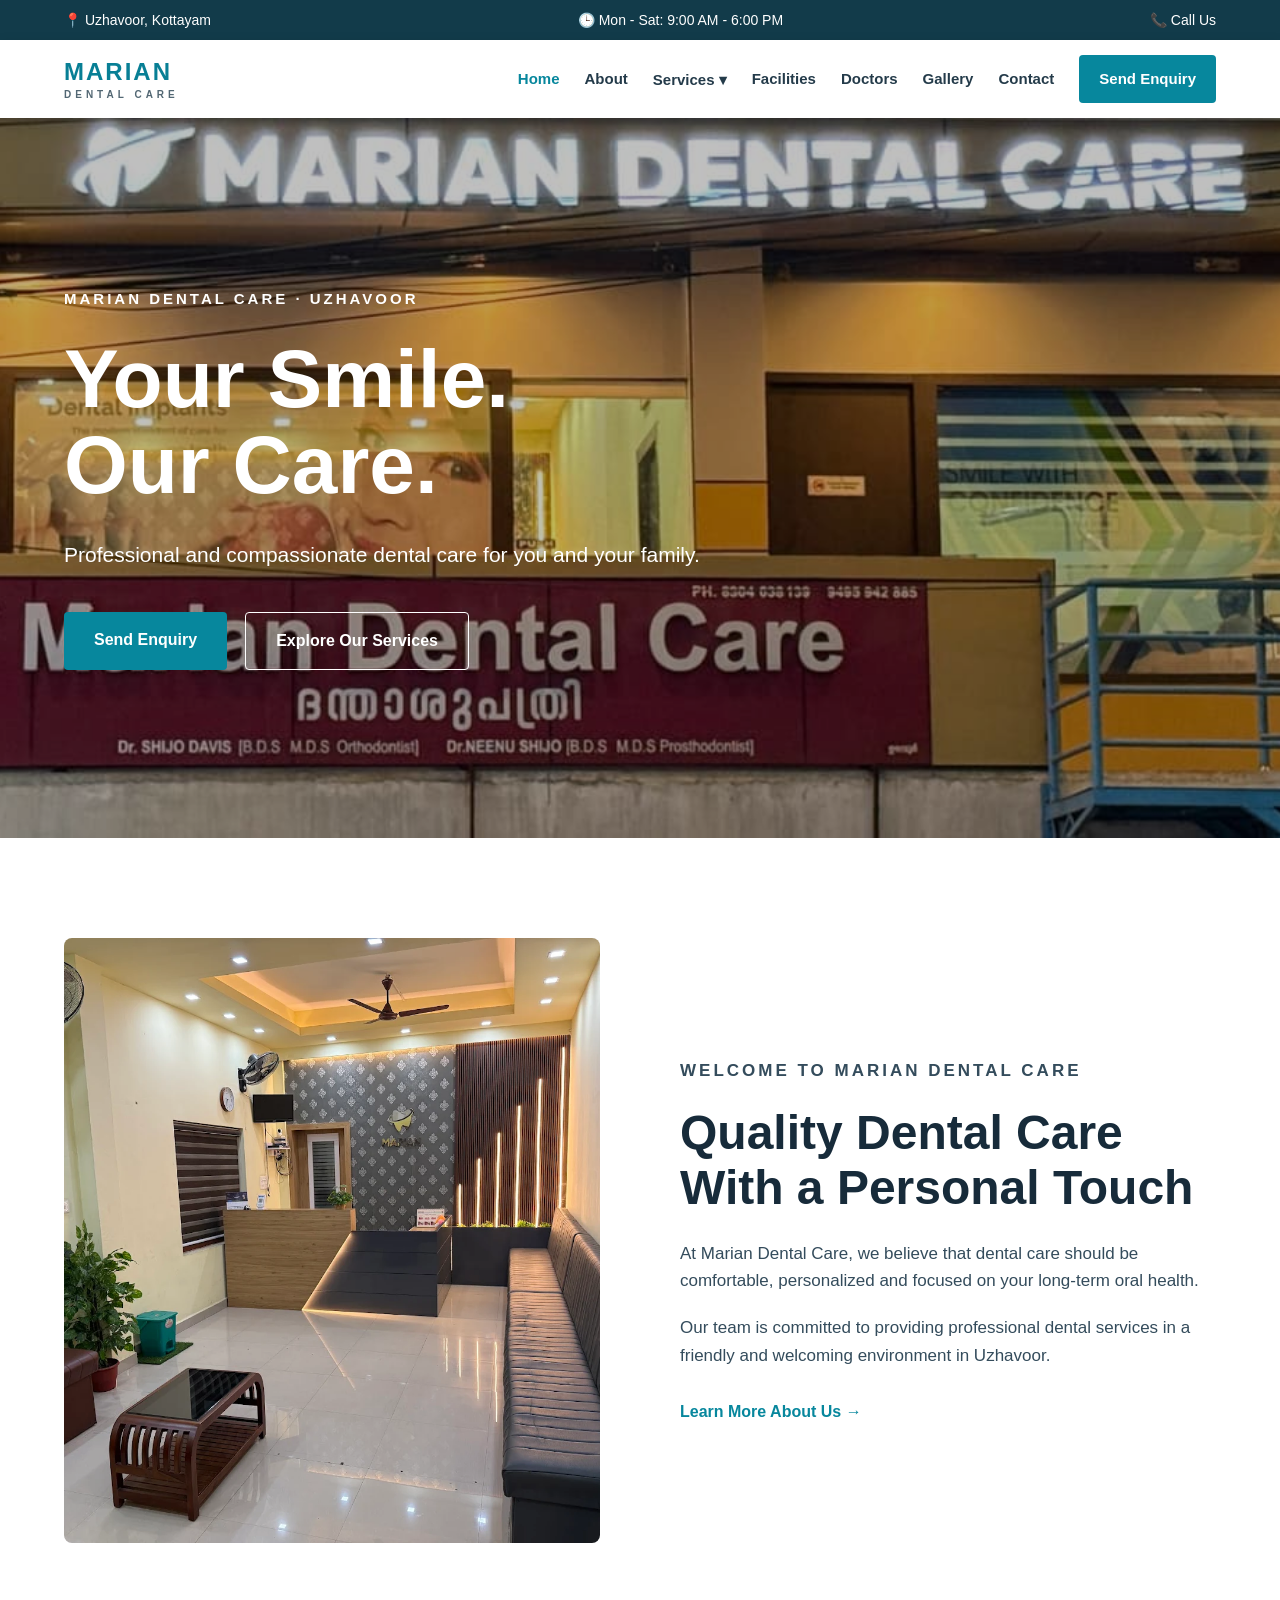
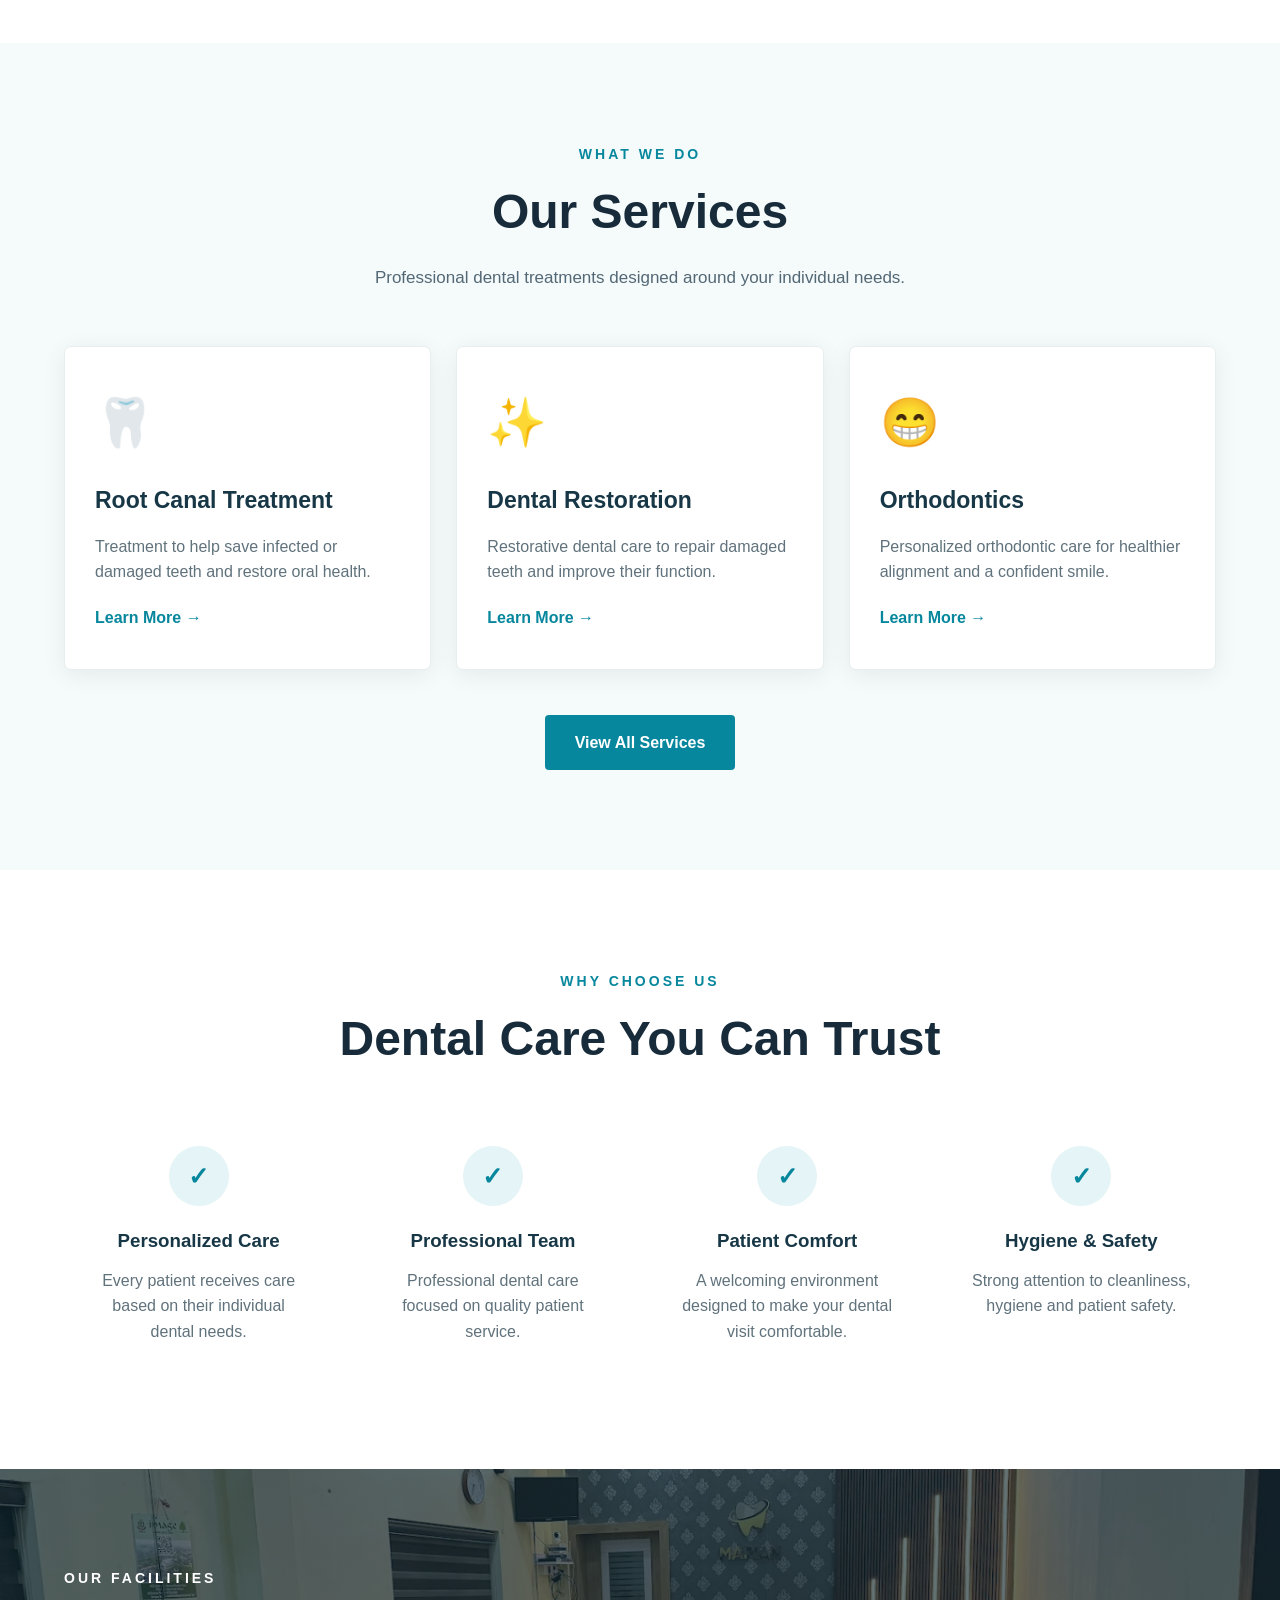
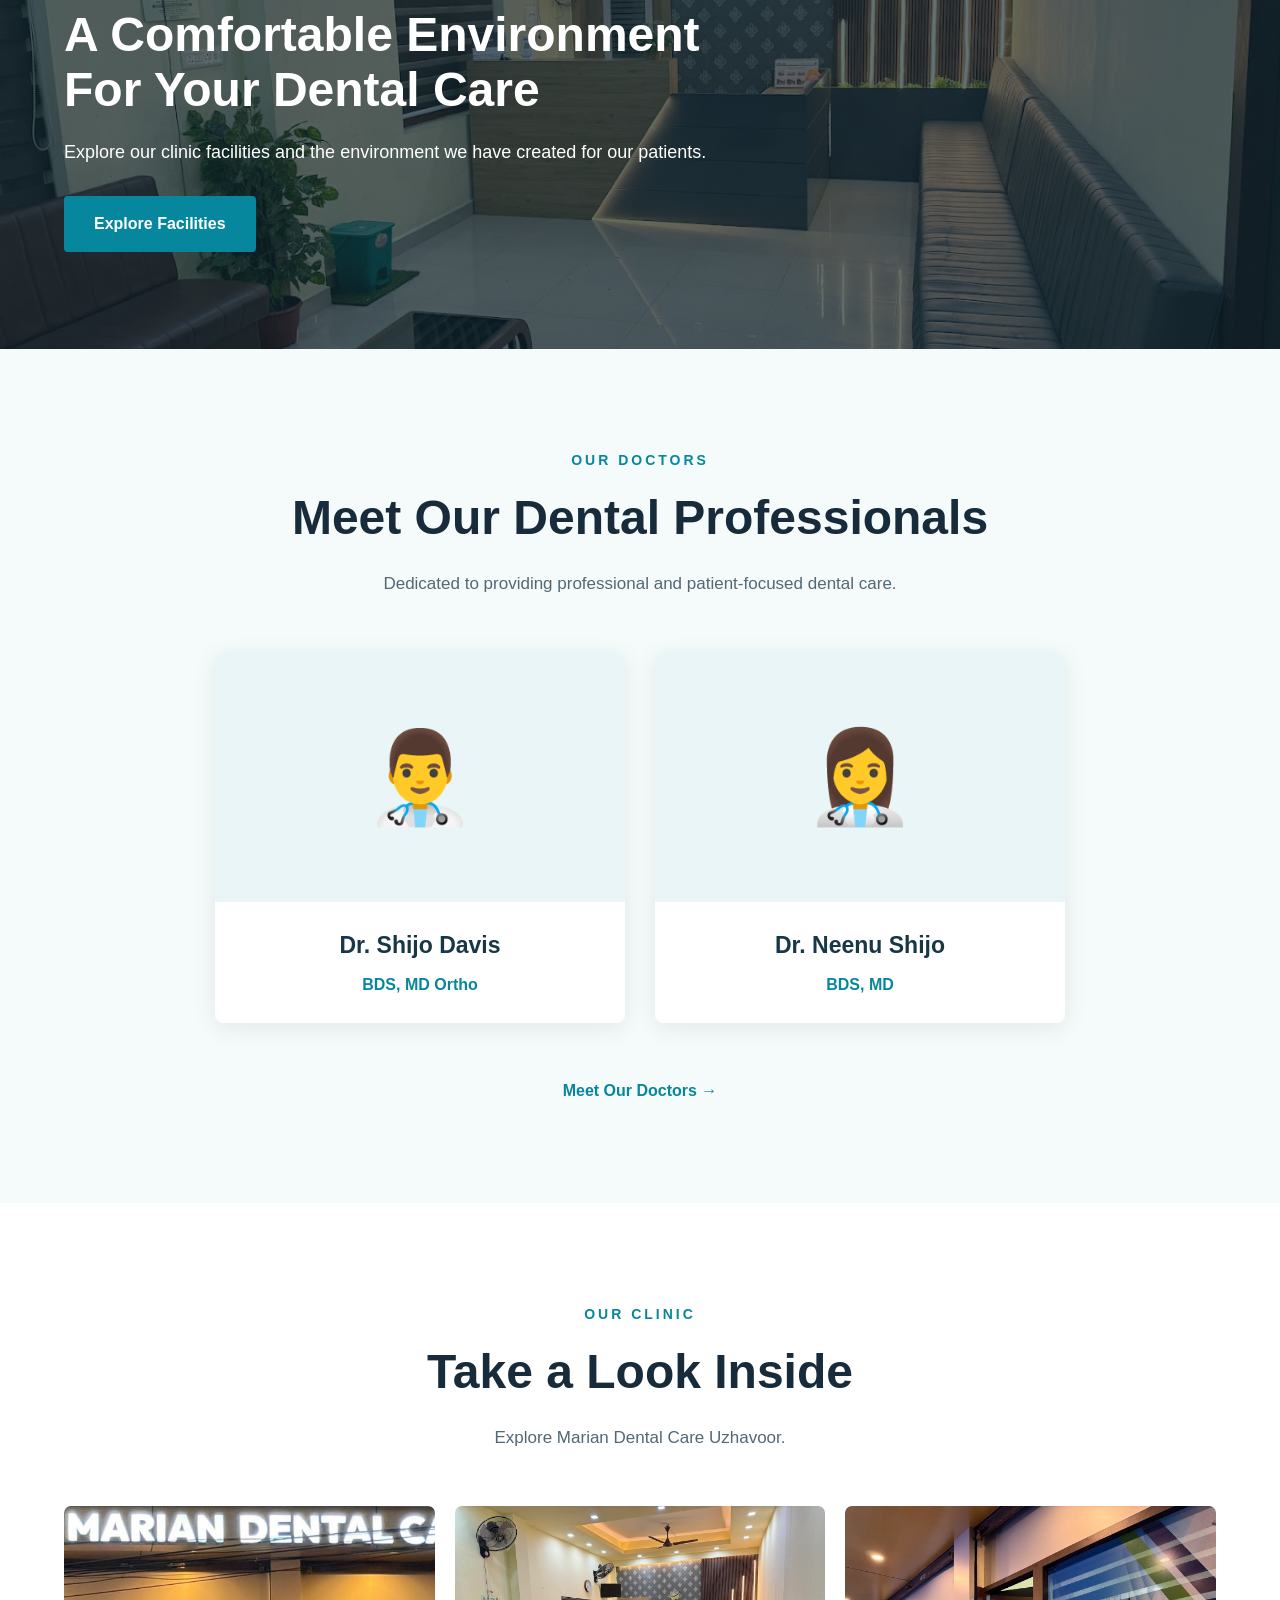
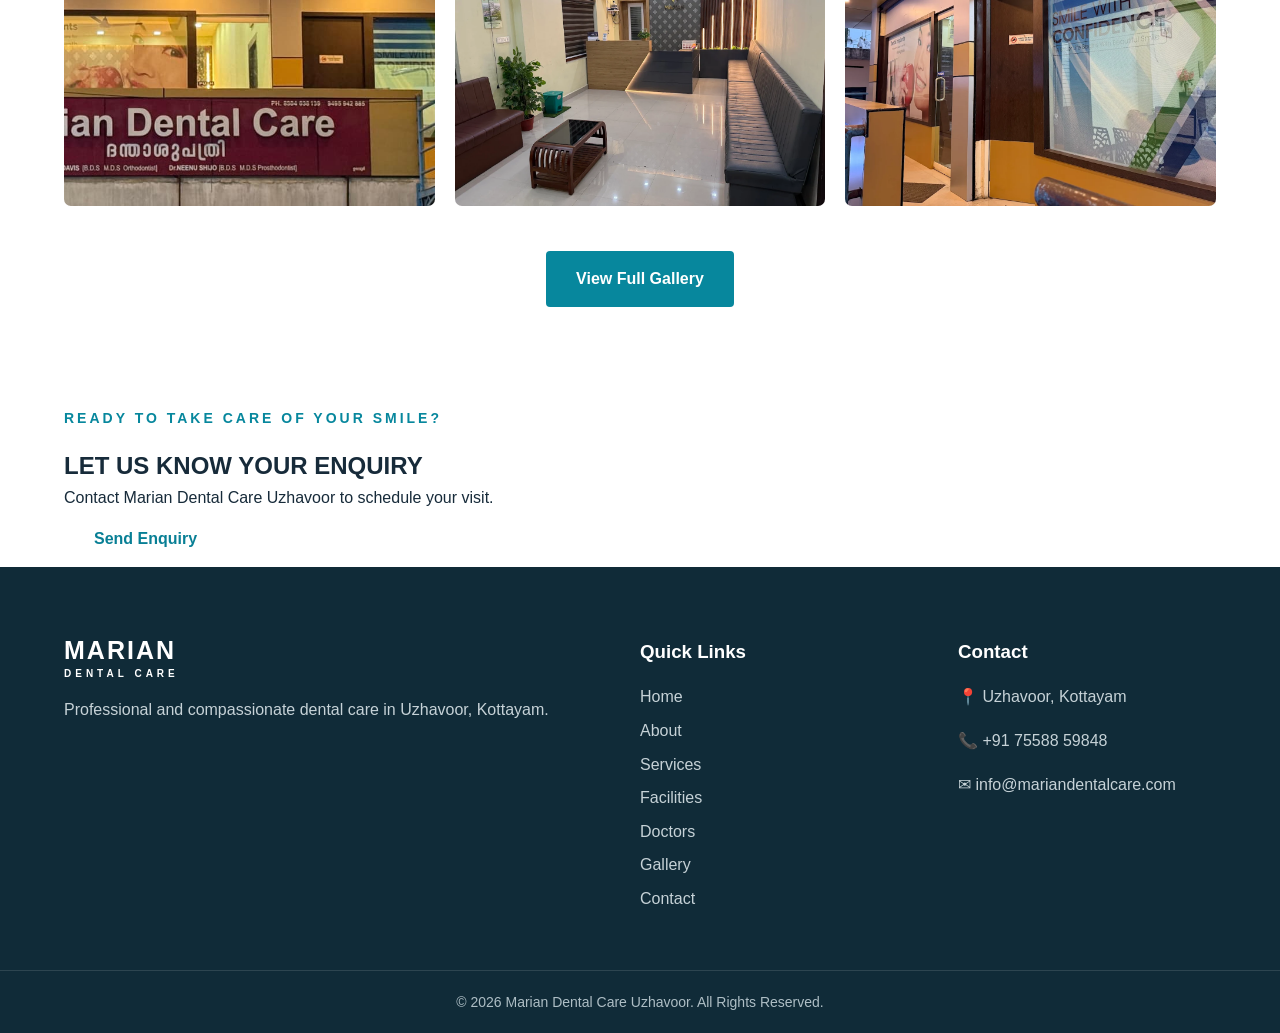
<file: index.html>
<!DOCTYPE html>
<html lang="en">

<head>

<meta charset="UTF-8">

<meta name="viewport"
      content="width=device-width, initial-scale=1.0">

<title>
    Marian Dental Care Uzhavoor | Dental Clinic
</title>

<meta name="description"
      content="Marian Dental Care Uzhavoor provides professional and personalized dental care in Uzhavoor, Kottayam.">

<link rel="stylesheet" href="style.css">

</head>


<body>


<!-- =====================================================
     TOP BAR
===================================================== -->

<div class="top-bar">

    <div class="container top-bar-content">

        <span>
            📍 Uzhavoor, Kottayam
        </span>

        <span>
            🕒 Mon - Sat: 9:00 AM - 6:00 PM
        </span>

        <a href="tel:+917558859848">
            📞 Call Us
        </a>

    </div>

</div>



<!-- =====================================================
     NAVIGATION
===================================================== -->

<header class="header">

    <div class="container nav-container">


        <!-- LOGO -->

        <a href="index.html" class="logo">

            <span>
                MARIAN
            </span>

            <small>
                DENTAL CARE
            </small>

        </a>



        <!-- MOBILE MENU -->

        <button
            class="menu-toggle"
            id="menuToggle"
            aria-label="Open navigation menu">

            ☰

        </button>



        <!-- NAVIGATION -->

        <nav class="navbar" id="navbar">


            <a href="index.html" class="active">
                Home
            </a>


            <a href="about.html">
                About
            </a>



            <!-- SERVICES -->

            <div class="nav-dropdown">

                <a href="service.html">
                    Services ▾
                </a>


                <div class="dropdown-menu">

                    <a href="root-canal.html">
                        Root Canal Treatment
                    </a>

                    <a href="dental-restoration.html">
                        Dental Restoration
                    </a>

                    <a href="orthodontics.html">
                        Orthodontics
                    </a>

                </div>

            </div>



            <a href="facilities.html">
                Facilities
            </a>


            <a href="doctors.html">
                Doctors
            </a>


            <a href="gallery.html">
                Gallery
            </a>


            <a href="contact.html">
                Contact
            </a>


            <a href="contact.html#enquiryForm"
               class="appointment-btn">

                Send Enquiry

            </a>


        </nav>

    </div>

</header>



<!-- =====================================================
     HERO SECTION

     CLINIC EXTERIOR IMAGE
===================================================== -->

<section class="hero"
         style="background-image: url('images/clinic-exterior.jpeg');">


    <div class="hero-overlay"></div>


    <div class="container hero-content">


        <p class="hero-small">

            MARIAN DENTAL CARE · UZHAVOOR

        </p>


        <h1>

            Your Smile.<br>
            Our Care.

        </h1>


        <p class="hero-text">

            Professional and compassionate dental care
            for you and your family.

        </p>


        <div class="hero-buttons">


            <a href="contact.html#enquiryForm"
               class="btn primary-btn">

                Send Enquiry

            </a>


            <a href="service.html"
               class="btn secondary-btn">

                Explore Our Services

            </a>


        </div>

    </div>

</section>



<!-- =====================================================
     ABOUT / WELCOME

     RECEPTION IMAGE
===================================================== -->

<section class="section">


    <div class="container two-column">


        <!-- RECEPTION IMAGE -->

        <div class="image-box">

            <img
                src="images/reception.webp"
                alt="Marian Dental Care Reception">

        </div>



        <!-- CONTENT -->

        <div class="content-box">


            <p class="section-label">

                WELCOME TO MARIAN DENTAL CARE

            </p>


            <h2>

                Quality Dental Care
                With a Personal Touch

            </h2>


            <p>

                At Marian Dental Care, we believe that
                dental care should be comfortable,
                personalized and focused on your
                long-term oral health.

            </p>


            <p>

                Our team is committed to providing
                professional dental services in a
                friendly and welcoming environment
                in Uzhavoor.

            </p>


            <a href="about.html"
               class="text-link">

                Learn More About Us →

            </a>

        </div>

    </div>

</section>



<!-- =====================================================
     OUR SERVICES
===================================================== -->

<section class="section light-section">


    <div class="container">


        <div class="section-heading">


            <p class="section-label">

                WHAT WE DO

            </p>


            <h2>

                Our Services

            </h2>


            <p>

                Professional dental treatments
                designed around your individual needs.

            </p>

        </div>



        <div class="cards">


            <!-- ROOT CANAL -->

            <a href="root-canal.html"
               class="service-card">


                <div class="service-icon">

                    🦷

                </div>


                <h3>

                    Root Canal Treatment

                </h3>


                <p>

                    Treatment to help save infected
                    or damaged teeth and restore
                    oral health.

                </p>


                <span>

                    Learn More →

                </span>


            </a>



            <!-- DENTAL RESTORATION -->

            <a href="dental-restoration.html"
               class="service-card">


                <div class="service-icon">

                    ✨

                </div>


                <h3>

                    Dental Restoration

                </h3>


                <p>

                    Restorative dental care to repair
                    damaged teeth and improve
                    their function.

                </p>


                <span>

                    Learn More →

                </span>


            </a>



            <!-- ORTHODONTICS -->

            <a href="orthodontics.html"
               class="service-card">


                <div class="service-icon">

                    😁

                </div>


                <h3>

                    Orthodontics

                </h3>


                <p>

                    Personalized orthodontic care
                    for healthier alignment and
                    a confident smile.

                </p>


                <span>

                    Learn More →

                </span>


            </a>


        </div>



        <!-- VIEW ALL SERVICES -->

        <div class="center-button">


            <a href="service.html"
               class="btn primary-btn">

                View All Services

            </a>


        </div>

    </div>

</section>



<!-- =====================================================
     WHY CHOOSE US
===================================================== -->

<section class="section">


    <div class="container">


        <div class="section-heading">


            <p class="section-label">

                WHY CHOOSE US

            </p>


            <h2>

                Dental Care You Can Trust

            </h2>


        </div>



        <div class="features">


            <div class="feature">


                <div class="feature-icon">

                    ✓

                </div>


                <h3>

                    Personalized Care

                </h3>


                <p>

                    Every patient receives care
                    based on their individual
                    dental needs.

                </p>


            </div>



            <div class="feature">


                <div class="feature-icon">

                    ✓

                </div>


                <h3>

                    Professional Team

                </h3>


                <p>

                    Professional dental care
                    focused on quality
                    patient service.

                </p>


            </div>



            <div class="feature">


                <div class="feature-icon">

                    ✓

                </div>


                <h3>

                    Patient Comfort

                </h3>


                <p>

                    A welcoming environment
                    designed to make your
                    dental visit comfortable.

                </p>


            </div>



            <div class="feature">


                <div class="feature-icon">

                    ✓

                </div>


                <h3>

                    Hygiene & Safety

                </h3>


                <p>

                    Strong attention to
                    cleanliness, hygiene
                    and patient safety.

                </p>


            </div>


        </div>

    </div>

</section>



<!-- =====================================================
     FACILITIES PREVIEW
===================================================== -->

<section class="facility-preview">


    <div class="container facility-content">


        <div>


            <p class="section-label">

                OUR FACILITIES

            </p>


            <h2>

                A Comfortable Environment
                For Your Dental Care

            </h2>


            <p>

                Explore our clinic facilities
                and the environment we have
                created for our patients.

            </p>


            <a href="facilities.html"
               class="btn primary-btn">

                Explore Facilities

            </a>


        </div>

    </div>

</section>



<!-- =====================================================
     DOCTORS
===================================================== -->

<section class="section light-section">


    <div class="container">


        <div class="section-heading">


            <p class="section-label">

                OUR DOCTORS

            </p>


            <h2>

                Meet Our Dental Professionals

            </h2>


            <p>

                Dedicated to providing professional
                and patient-focused dental care.

            </p>


        </div>



        <div class="doctor-preview">


            <!-- DOCTOR 1 -->

            <div class="doctor-card">


                <div class="doctor-placeholder">

                    👨‍⚕️

                </div>


                <div class="doctor-info">


                    <h3>

                        Dr. Shijo Davis

                    </h3>


                    <p>

                        BDS, MD Ortho

                    </p>


                </div>

            </div>



            <!-- DOCTOR 2 -->

            <div class="doctor-card">


                <div class="doctor-placeholder">

                    👩‍⚕️

                </div>


                <div class="doctor-info">


                    <h3>

                        Dr. Neenu Shijo

                    </h3>


                    <p>

                        BDS, MD

                    </p>


                </div>

            </div>


        </div>



        <div class="center-button">


            <a href="doctors.html"
               class="text-link">

                Meet Our Doctors →

            </a>


        </div>

    </div>

</section>



<!-- =====================================================
     GALLERY PREVIEW
===================================================== -->

<section class="section">


    <div class="container">


        <div class="section-heading">


            <p class="section-label">

                OUR CLINIC

            </p>


            <h2>

                Take a Look Inside

            </h2>


            <p>

                Explore Marian Dental Care
                Uzhavoor.

            </p>


        </div>



        <div class="gallery-grid">


            <img
                src="images/clinic-exterior.jpeg"
                alt="Marian Dental Care Exterior">


            <img
                src="images/reception.webp"
                alt="Marian Dental Care Reception">


            <img
                src="images/clinic-entrance.webp"
                alt="Marian Dental Care Entrance">


        </div>



        <div class="center-button">


            <a href="gallery.html"
               class="btn primary-btn">

                View Full Gallery

            </a>


        </div>

    </div>

</section>



<!-- =====================================================
     SEND ENQUIRY CTA
===================================================== -->

<section class="Send Enquiry-cta">


    <div class="container">


        <p class="section-label">

            READY TO TAKE CARE OF YOUR SMILE?

        </p>


        <h2>

            LET US KNOW YOUR ENQUIRY

        </h2>


        <p>

            Contact Marian Dental Care Uzhavoor
            to schedule your visit.

        </p>


        <a href="contact.html#enquiryForm"
           class="btn white-btn">

            Send Enquiry

        </a>


    </div>

</section>



<!-- =====================================================
     FOOTER
===================================================== -->

<footer class="footer">


    <div class="container footer-grid">


        <!-- ABOUT -->

        <div>


            <a href="index.html"
               class="footer-logo">

                MARIAN

                <small>

                    DENTAL CARE

                </small>

            </a>


            <p>

                Professional and compassionate
                dental care in Uzhavoor,
                Kottayam.

            </p>


        </div>



        <!-- QUICK LINKS -->

        <div>


            <h3>

                Quick Links

            </h3>


            <a href="index.html">
                Home
            </a>


            <a href="about.html">
                About
            </a>


            <a href="service.html">
                Services
            </a>


            <a href="facilities.html">
                Facilities
            </a>


            <a href="doctors.html">
                Doctors
            </a>


            <a href="gallery.html">
                Gallery
            </a>


            <a href="contact.html">
                Contact
            </a>


        </div>



        <!-- CONTACT -->

        <div>


            <h3>

                Contact

            </h3>


            <p>

                📍 Uzhavoor, Kottayam

            </p>


            <p>

                📞 +91 75588 59848

            </p>


            <p>

                ✉ info@mariandentalcare.com

            </p>


        </div>


    </div>



    <div class="copyright">

        © 2026 Marian Dental Care Uzhavoor.
        All Rights Reserved.

    </div>


</footer>



<!-- JAVASCRIPT -->

<script src="script.js"></script>


</body>

</html>
</file>
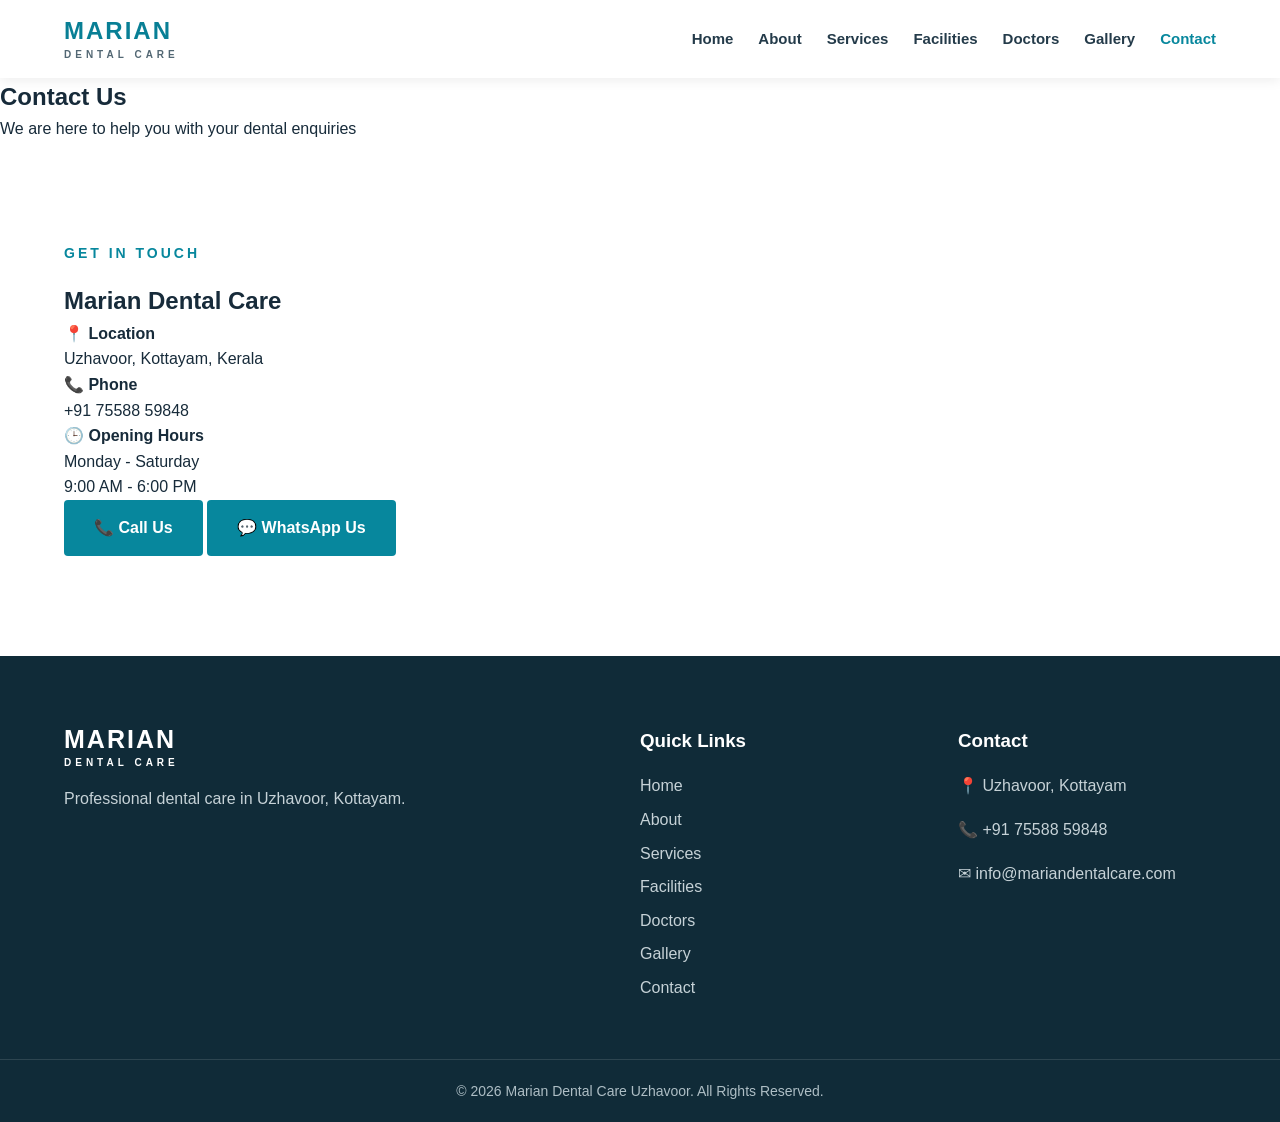
<file: contact.html>
<!DOCTYPE html>
<html lang="en">

<head>

<meta charset="UTF-8">

<meta name="viewport"
      content="width=device-width, initial-scale=1.0">

<title>Contact | Marian Dental Care Uzhavoor</title>

<link rel="stylesheet" href="style.css">

</head>

<body>


<!-- ================= HEADER ================= -->

<header class="header">

<div class="container nav-container">

<a href="index.html" class="logo">

<span>MARIAN</span>

<small>DENTAL CARE</small>

</a>


<nav class="navbar">

<a href="index.html">
Home
</a>

<a href="about.html">
About
</a>

<a href="service.html">
Services
</a>

<a href="facilities.html">
Facilities
</a>

<a href="doctors.html">
Doctors
</a>

<a href="gallery.html">
Gallery
</a>

<a href="contact.html" class="active">
Contact
</a>

</nav>

</div>

</header>



<!-- ================= PAGE HERO ================= -->

<section class="page-hero">

<h1>
Contact Us
</h1>

<p>
We are here to help you with your dental enquiries
</p>

</section>



<!-- ================= CONTACT / ENQUIRY ================= -->

<section class="section">

<div class="container contact-grid">


<!-- ================= CONTACT INFORMATION ================= -->

<div class="contact-box">

<p class="section-label">
GET IN TOUCH
</p>

<h2>
Marian Dental Care
</h2>


<!-- LOCATION -->

<div class="contact-item">

<strong>
📍 Location
</strong>

<p>
Uzhavoor, Kottayam, Kerala
</p>

</div>



<!-- PHONE NUMBER -->

<div class="contact-item">

<strong>
📞 Phone
</strong>

<p>

<a href="tel:+917558859848">

+91 75588 59848

</a>

</p>

</div>



<!-- OPENING HOURS -->

<div class="contact-item">

<strong>
🕒 Opening Hours
</strong>

<p>

Monday - Saturday<br>

9:00 AM - 6:00 PM

</p>

</div>



<!-- ================= CALL BUTTON ================= -->

<a href="tel:+917558859848"
   class="btn primary-btn">

📞 Call Us

</a>



<!-- ================= WHATSAPP BUTTON ================= -->

<a href="https://wa.me/917558859848"
   class="btn primary-btn">

💬 WhatsApp Us

</a>


</div>





</div>


</div>

</section>



<!-- ================= FOOTER ================= -->

<footer class="footer">

<div class="container footer-grid">


<!-- FOOTER ABOUT -->

<div>

<a href="index.html"
   class="footer-logo">

MARIAN

<small>
DENTAL CARE
</small>

</a>


<p>

Professional dental care in
Uzhavoor, Kottayam.

</p>

</div>



<!-- QUICK LINKS -->

<div>

<h3>
Quick Links
</h3>


<a href="index.html">
Home
</a>


<a href="about.html">
About
</a>


<a href="service.html">
Services
</a>


<a href="facilities.html">
Facilities
</a>


<a href="doctors.html">
Doctors
</a>


<a href="gallery.html">
Gallery
</a>


<a href="contact.html">
Contact
</a>

</div>



<!-- CONTACT -->

<div>

<h3>
Contact
</h3>


<p>
📍 Uzhavoor, Kottayam
</p>


<p>
📞 +91 75588 59848
</p>


<p>
✉ info@mariandentalcare.com
</p>

</div>


</div>



<div class="copyright">

© 2026 Marian Dental Care Uzhavoor.

All Rights Reserved.

</div>


</footer>



<script src="script.js"></script>

</body>

</html>
</file>
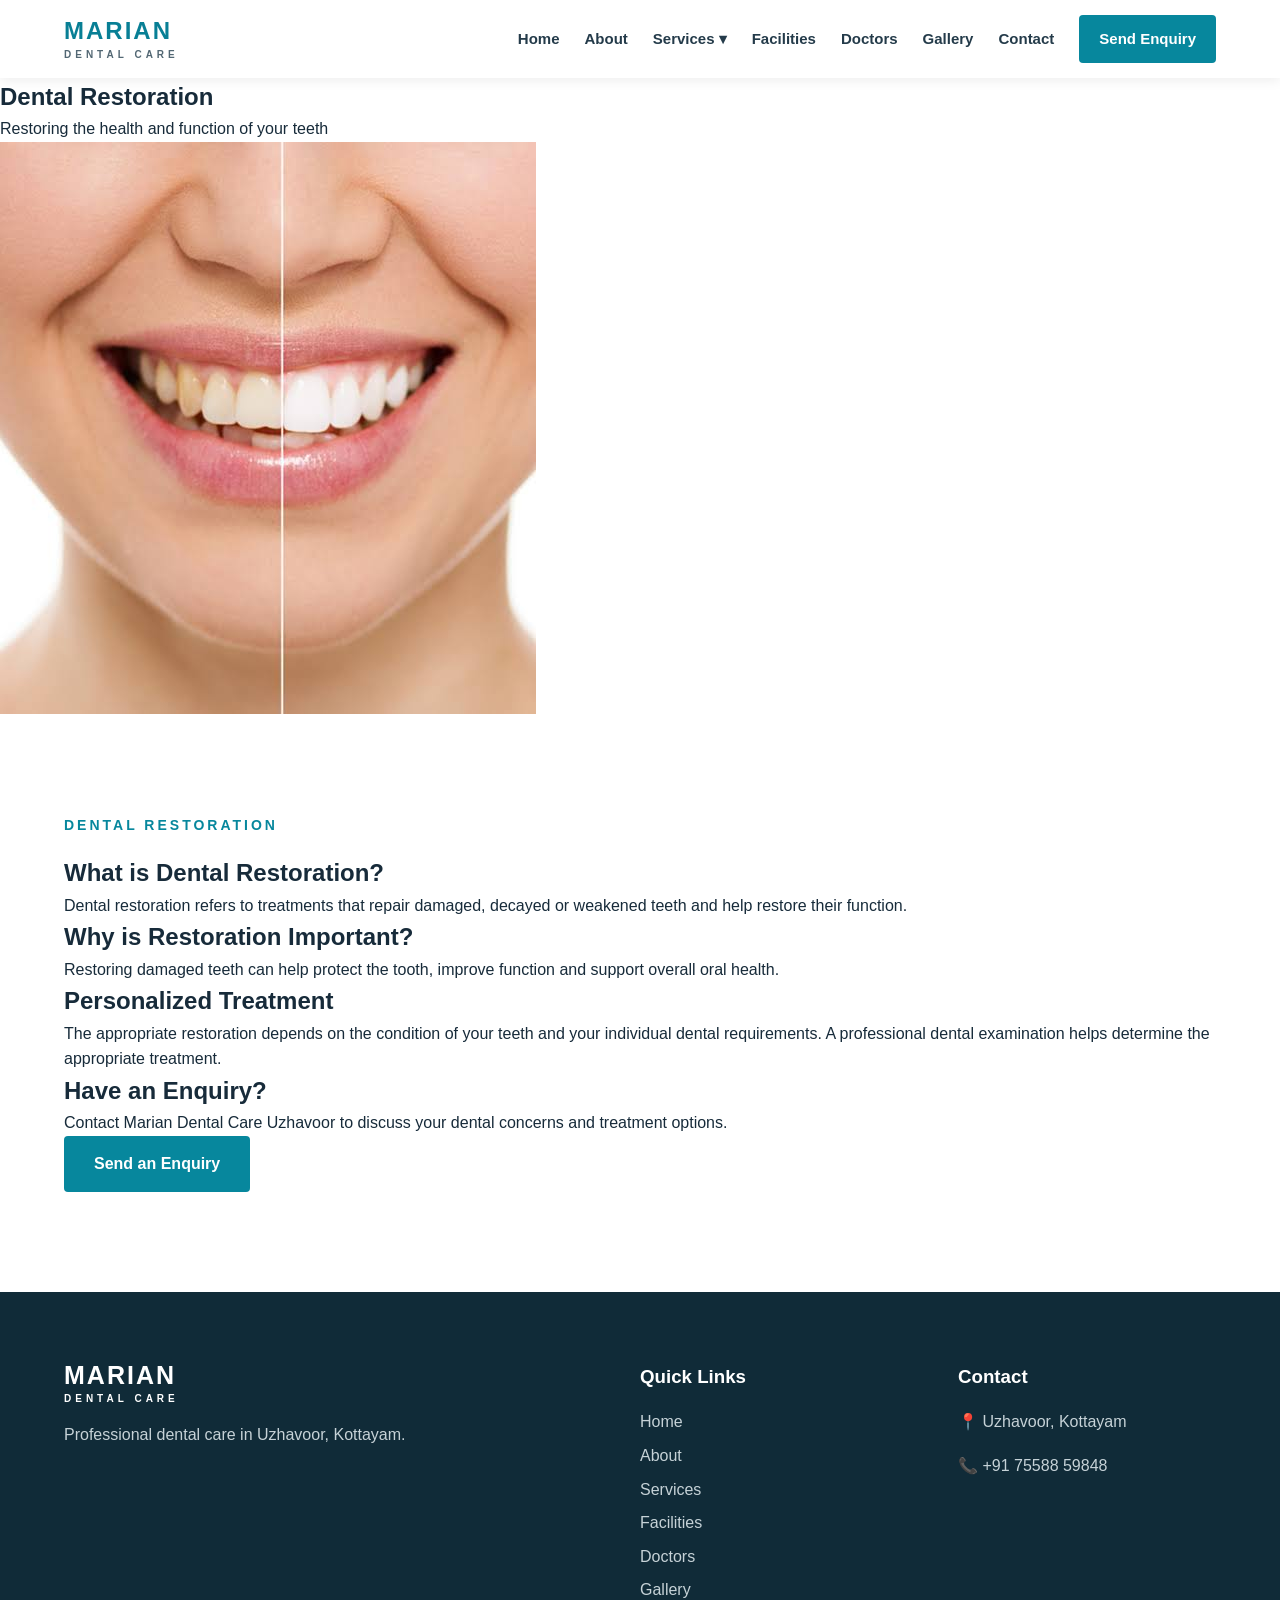
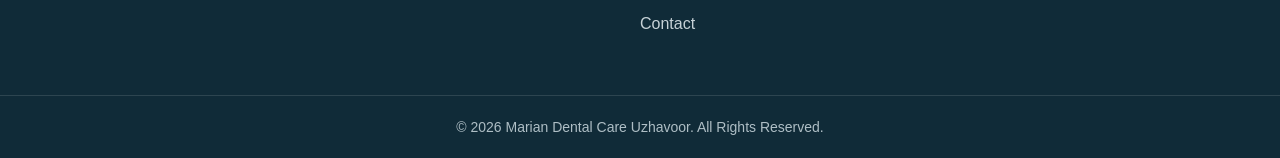
<file: dental-restoration.html>
<!DOCTYPE html>
<html lang="en">

<head>

<meta charset="UTF-8">

<meta name="viewport"
      content="width=device-width, initial-scale=1.0">

<title>
Dental Restoration | Marian Dental Care
</title>

<link rel="stylesheet" href="style.css">

</head>


<body>


<!-- ================= HEADER ================= -->

<header class="header">

<div class="container nav-container">


<!-- LOGO -->

<a href="index.html" class="logo">

<span>
MARIAN
</span>

<small>
DENTAL CARE
</small>

</a>


<!-- MOBILE MENU -->

<button
class="menu-toggle"
id="menuToggle"
aria-label="Open navigation menu">

☰

</button>


<!-- NAVIGATION -->

<nav class="navbar" id="navbar">


<a href="index.html">
Home
</a>

<a href="about.html">
About
</a>


<!-- SERVICES DROPDOWN -->

<div class="nav-dropdown">

<a href="service.html" class="active">
Services ▾
</a>

<div class="dropdown-menu">

<a href="root-canal.html">
Root Canal Treatment
</a>

<a href="dental-restoration.html">
Dental Restoration
</a>

<a href="orthodontics.html">
Orthodontics
</a>

</div>

</div>


<a href="facilities.html">
Facilities
</a>

<a href="doctors.html">
Doctors
</a>

<a href="gallery.html">
Gallery
</a>

<a href="contact.html">
Contact
</a>


<a href="contact.html#enquiryForm"
class="appointment-btn">

Send Enquiry

</a>


</nav>

</div>

</header>



<!-- ================= PAGE HERO ================= -->

<section class="page-hero">

<h1>
Dental Restoration
</h1>

<p>
Restoring the health and function of your teeth
</p>

</section>



<!-- ================= TREATMENT IMAGE ================= -->

<div class="treatment-image">

<img
src="images/dental_restoration.jpg"
alt="Dental Restoration">

</div>



<!-- ================= CONTENT ================= -->

<section class="section">

<div class="container detail-content">


<p class="section-label">
DENTAL RESTORATION
</p>


<h2>
What is Dental Restoration?
</h2>

<p>

Dental restoration refers to treatments that repair
damaged, decayed or weakened teeth and help restore
their function.

</p>



<h2>
Why is Restoration Important?
</h2>

<p>

Restoring damaged teeth can help protect the tooth,
improve function and support overall oral health.

</p>



<h2>
Personalized Treatment
</h2>

<p>

The appropriate restoration depends on the condition
of your teeth and your individual dental requirements.
A professional dental examination helps determine
the appropriate treatment.

</p>



<h2>
Have an Enquiry?
</h2>

<p>

Contact Marian Dental Care Uzhavoor to discuss your
dental concerns and treatment options.

</p>


<a href="contact.html#enquiryForm"
class="btn primary-btn">

Send an Enquiry

</a>


</div>

</section>



<!-- ================= FOOTER ================= -->

<footer class="footer">

<div class="container footer-grid">


<!-- FOOTER BRAND -->

<div>

<a href="index.html"
class="footer-logo">

MARIAN

<small>
DENTAL CARE
</small>

</a>

<p>

Professional dental care in
Uzhavoor, Kottayam.

</p>

</div>



<!-- QUICK LINKS -->

<div>

<h3>
Quick Links
</h3>

<a href="index.html">
Home
</a>

<a href="about.html">
About
</a>

<a href="service.html">
Services
</a>

<a href="facilities.html">
Facilities
</a>

<a href="doctors.html">
Doctors
</a>

<a href="gallery.html">
Gallery
</a>

<a href="contact.html">
Contact
</a>

</div>



<!-- CONTACT -->

<div>

<h3>
Contact
</h3>

<p>
📍 Uzhavoor, Kottayam
</p>

<p>
📞 +91 75588 59848
</p>

</div>


</div>



<div class="copyright">

© 2026 Marian Dental Care Uzhavoor.

All Rights Reserved.

</div>


</footer>



<script src="script.js"></script>


</body>

</html>
</file>
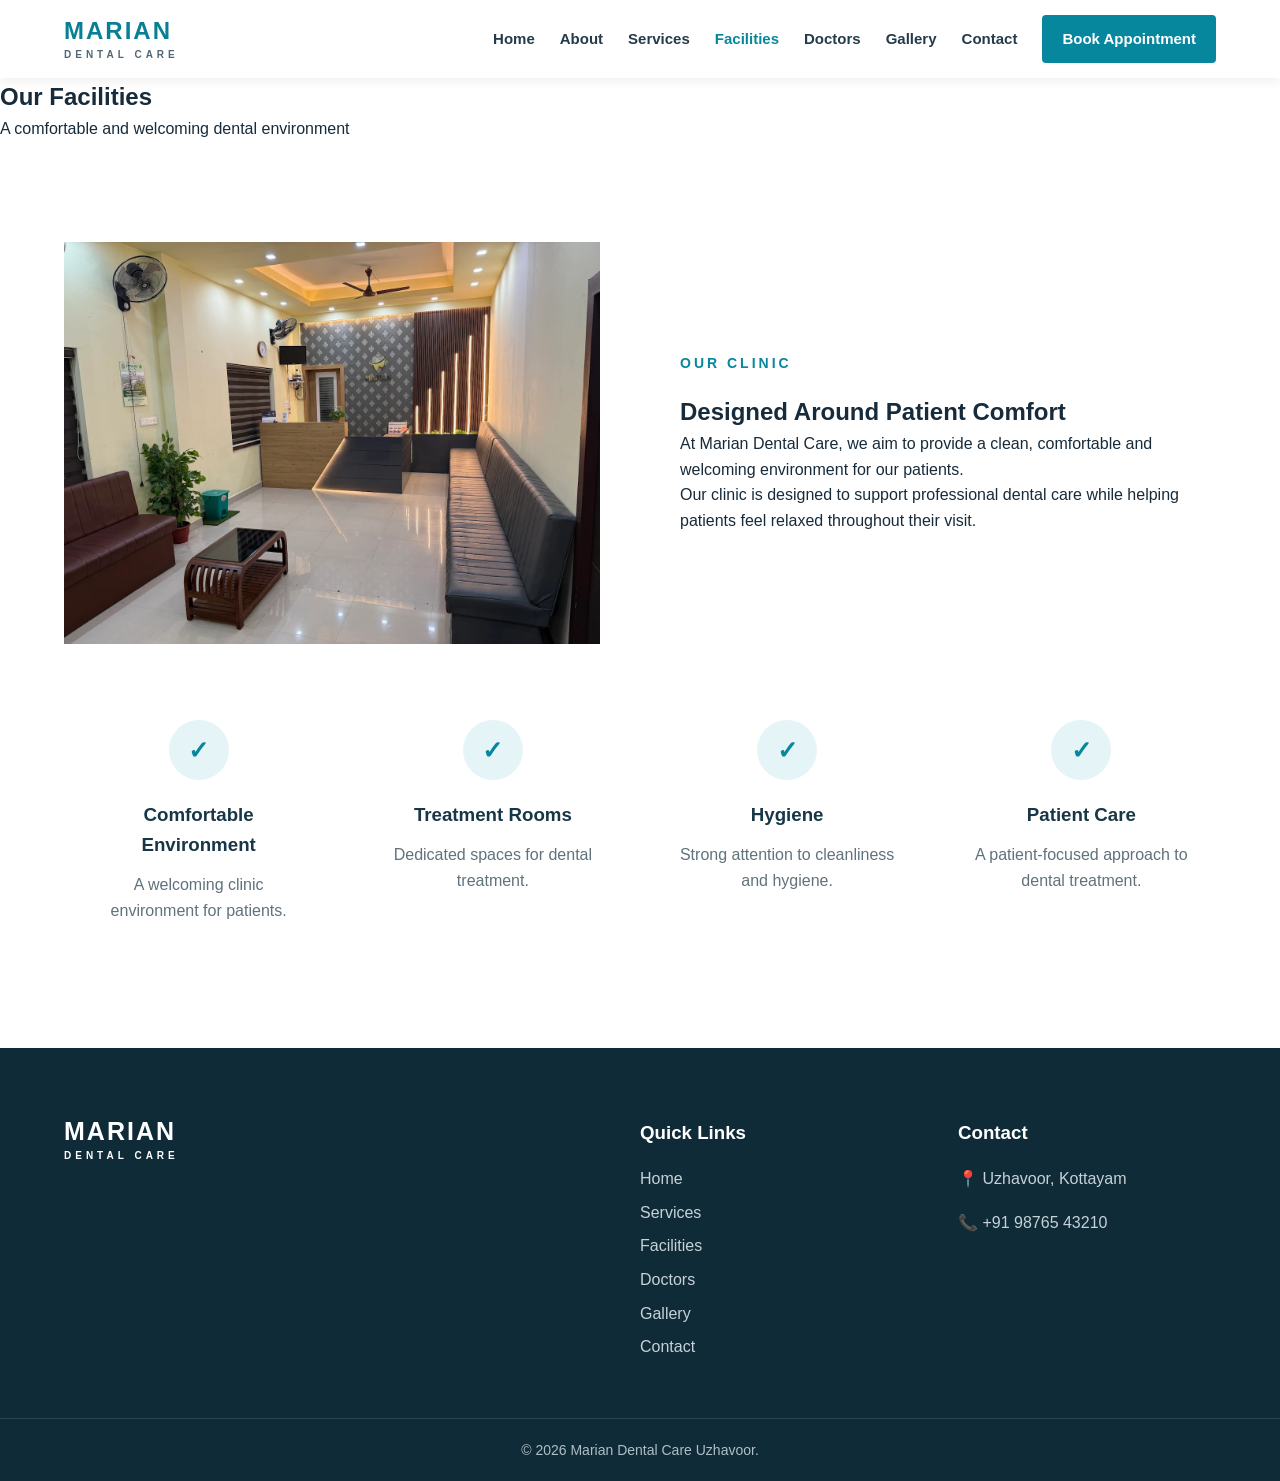
<file: facilities.html>
<!DOCTYPE html>
<html lang="en">

<head>

<meta charset="UTF-8">

<meta name="viewport"
content="width=device-width, initial-scale=1.0">

<title>Facilities | Marian Dental Care Uzhavoor</title>

<link rel="stylesheet" href="style.css">

</head>

<body>


<header class="header">

<div class="container nav-container">

<a href="index.html" class="logo">
<span>MARIAN</span>
<small>DENTAL CARE</small>
</a>

<button class="menu-toggle" id="menuToggle">☰</button>

<nav class="navbar" id="navbar">

<a href="index.html">Home</a>
<a href="about.html">About</a>
<a href="services.html">Services</a>
<a href="facilities.html" class="active">Facilities</a>
<a href="doctors.html">Doctors</a>
<a href="gallery.html">Gallery</a>
<a href="contact.html">Contact</a>

<a href="contact.html#appointment"
class="appointment-btn">

Book Appointment

</a>

</nav>

</div>

</header>


<section class="page-hero">

<h1>Our Facilities</h1>

<p>
A comfortable and welcoming dental environment
</p>

</section>


<section class="section">

<div class="container">


<div class="two-column">

<div>
  
<img src="images/reception.webp" alt="Marian Dental Care Reception">

</div>


<div>

<p class="section-label">
OUR CLINIC
</p>

<h2>
Designed Around Patient Comfort
</h2>

<p>
At Marian Dental Care, we aim to provide a clean,
comfortable and welcoming environment for our
patients.
</p>

<p>
Our clinic is designed to support professional dental
care while helping patients feel relaxed throughout
their visit.
</p>

</div>

</div>


<br><br>


<div class="features">

<div class="feature">

<div class="feature-icon">
✓
</div>

<h3>
Comfortable Environment
</h3>

<p>
A welcoming clinic environment for patients.
</p>

</div>


<div class="feature">

<div class="feature-icon">
✓
</div>

<h3>
Treatment Rooms
</h3>

<p>
Dedicated spaces for dental treatment.
</p>

</div>


<div class="feature">

<div class="feature-icon">
✓
</div>

<h3>
Hygiene
</h3>

<p>
Strong attention to cleanliness and hygiene.
</p>

</div>


<div class="feature">

<div class="feature-icon">
✓
</div>

<h3>
Patient Care
</h3>

<p>
A patient-focused approach to dental treatment.
</p>

</div>

</div>

</div>

</section>


<footer class="footer">

<div class="container footer-grid">

<div>

<a href="index.html"
class="footer-logo">

MARIAN

<small>DENTAL CARE</small>

</a>

</div>

<div>

<h3>Quick Links</h3>

<a href="index.html">Home</a>
<a href="services.html">Services</a>
<a href="facilities.html">Facilities</a>
<a href="doctors.html">Doctors</a>
<a href="gallery.html">Gallery</a>
<a href="contact.html">Contact</a>

</div>

<div>

<h3>Contact</h3>

<p>📍 Uzhavoor, Kottayam</p>
<p>📞 +91 98765 43210</p>

</div>

</div>

<div class="copyright">

© 2026 Marian Dental Care Uzhavoor.

</div>

</footer>


<script src="script.js"></script>

</body>

</html>
</file>
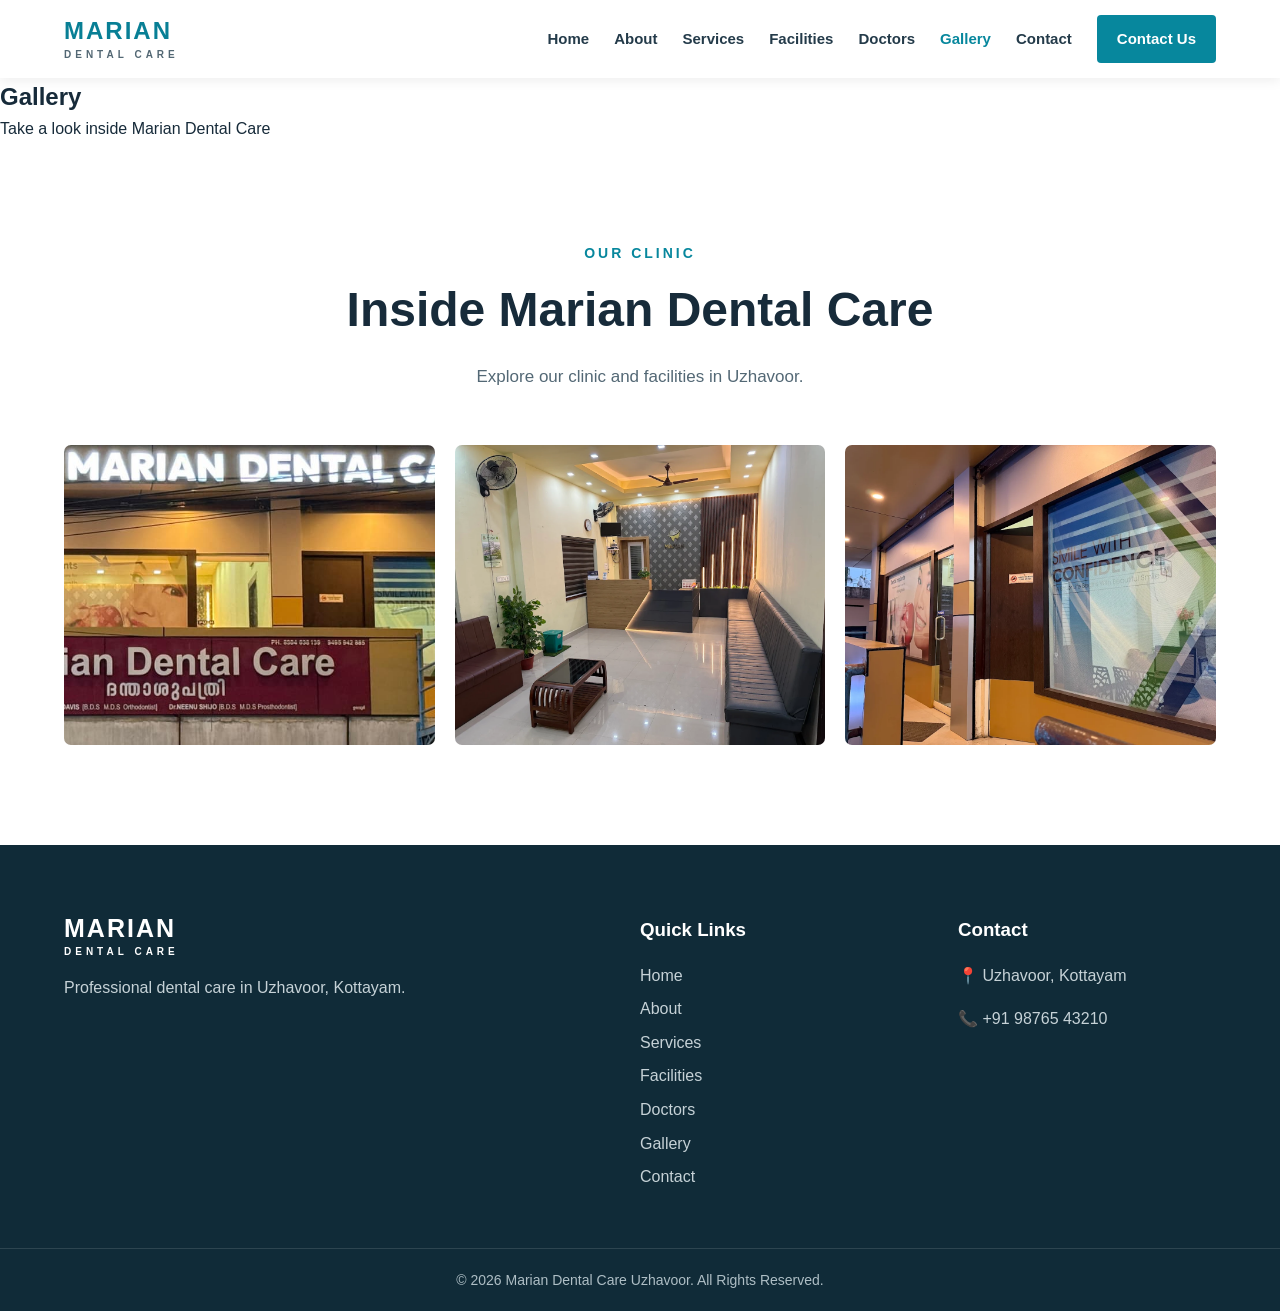
<file: gallery.html>
<!DOCTYPE html>
<html lang="en">

<head>

<meta charset="UTF-8">

<meta name="viewport"
content="width=device-width, initial-scale=1.0">

<title>Gallery | Marian Dental Care Uzhavoor</title>

<link rel="stylesheet" href="style.css">

</head>


<body>


<!-- =====================================================
     HEADER
===================================================== -->

<header class="header">

<div class="container nav-container">


<a href="index.html" class="logo">

<span>MARIAN</span>

<small>DENTAL CARE</small>

</a>


<nav class="navbar">


<a href="index.html">
Home
</a>


<a href="about.html">
About
</a>


<a href="services.html">
Services
</a>


<a href="facilities.html">
Facilities
</a>


<a href="doctors.html">
Doctors
</a>


<a href="gallery.html" class="active">
Gallery
</a>


<a href="contact.html">
Contact
</a>


<a href="contact.html"
class="appointment-btn">

Contact Us

</a>


</nav>

</div>

</header>



<!-- =====================================================
     PAGE HERO
===================================================== -->

<section class="page-hero">

<h1>
Gallery
</h1>


<p>
Take a look inside Marian Dental Care
</p>

</section>



<!-- =====================================================
     GALLERY
===================================================== -->

<section class="section">

<div class="container">


<div class="section-heading">

<p class="section-label">
OUR CLINIC
</p>


<h2>
Inside Marian Dental Care
</h2>


<p>
Explore our clinic and facilities in Uzhavoor.
</p>

</div>



<div class="gallery-grid">


<!-- CLINIC EXTERIOR -->

<div class="gallery-item">

<img
src="images/clinic-exterior.jpeg"
alt="Marian Dental Care Exterior">

</div>



<!-- RECEPTION -->

<div class="gallery-item">

<img
src="images/reception.webp"
alt="Marian Dental Care Reception">

</div>



<!-- CLINIC ENTRANCE -->

<div class="gallery-item">

<img
src="images/clinic-entrance.webp"
alt="Marian Dental Care Entrance">

</div>


</div>


</div>

</section>



<!-- =====================================================
     FOOTER
===================================================== -->

<footer class="footer">


<div class="container footer-grid">


<!-- FOOTER ABOUT -->

<div>

<a href="index.html"
class="footer-logo">

MARIAN

<small>
DENTAL CARE
</small>

</a>


<p>
Professional dental care in
Uzhavoor, Kottayam.
</p>

</div>



<!-- QUICK LINKS -->

<div>

<h3>
Quick Links
</h3>


<a href="index.html">
Home
</a>


<a href="about.html">
About
</a>


<a href="services.html">
Services
</a>


<a href="facilities.html">
Facilities
</a>


<a href="doctors.html">
Doctors
</a>


<a href="gallery.html">
Gallery
</a>


<a href="contact.html">
Contact
</a>

</div>



<!-- CONTACT -->

<div>

<h3>
Contact
</h3>


<p>
📍 Uzhavoor, Kottayam
</p>


<p>
📞 +91 98765 43210
</p>

</div>


</div>



<div class="copyright">

© 2026 Marian Dental Care Uzhavoor.
All Rights Reserved.

</div>


</footer>


<script src="script.js"></script>


</body>

</html>
</file>
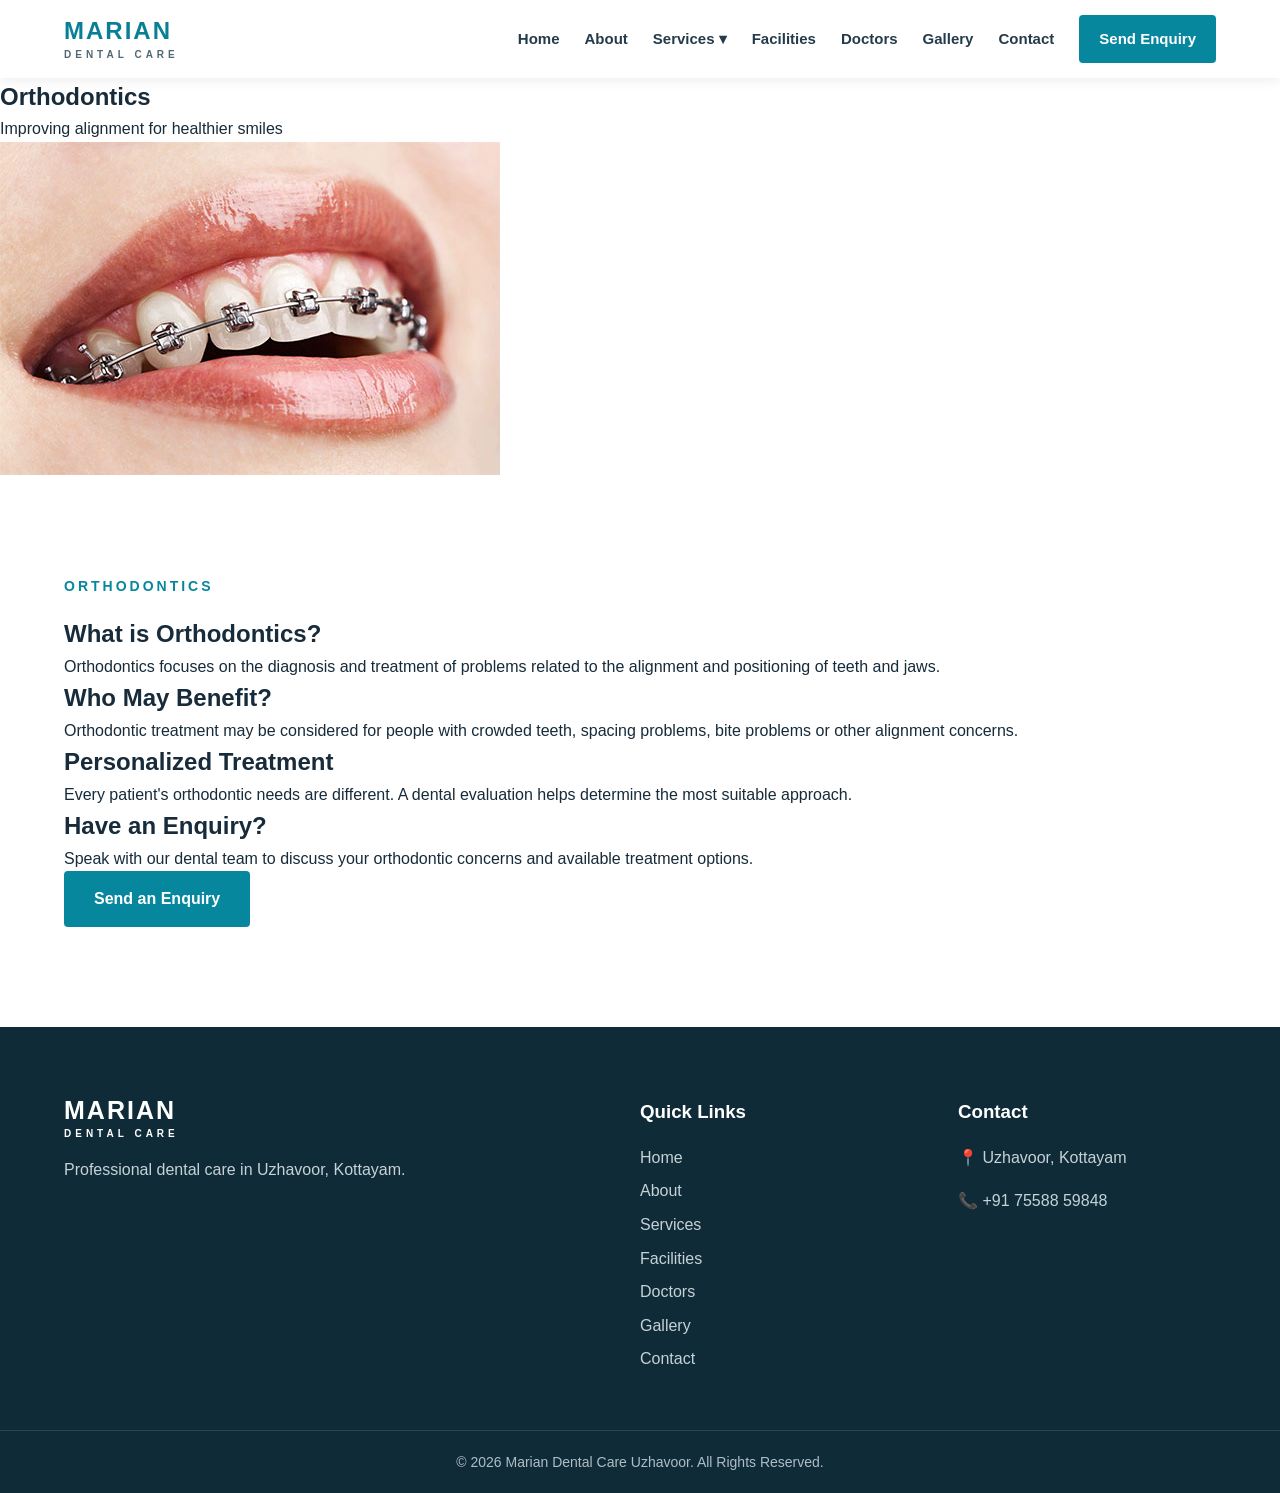
<file: orthodontics.html>
<!DOCTYPE html>
<html lang="en">

<head>

<meta charset="UTF-8">

<meta name="viewport"
      content="width=device-width, initial-scale=1.0">

<title>
Orthodontics | Marian Dental Care
</title>

<link rel="stylesheet" href="style.css">

</head>


<body>


<!-- ================= HEADER ================= -->

<header class="header">

<div class="container nav-container">


<!-- LOGO -->

<a href="index.html" class="logo">

<span>
MARIAN
</span>

<small>
DENTAL CARE
</small>

</a>


<!-- MOBILE MENU -->

<button
class="menu-toggle"
id="menuToggle"
aria-label="Open navigation menu">

☰

</button>


<!-- NAVIGATION -->

<nav class="navbar" id="navbar">


<a href="index.html">
Home
</a>

<a href="about.html">
About
</a>


<!-- SERVICES DROPDOWN -->

<div class="nav-dropdown">

<a href="service.html" class="active">
Services ▾
</a>

<div class="dropdown-menu">

<a href="root-canal.html">
Root Canal Treatment
</a>

<a href="dental-restoration.html">
Dental Restoration
</a>

<a href="orthodontics.html">
Orthodontics
</a>

</div>

</div>


<a href="facilities.html">
Facilities
</a>

<a href="doctors.html">
Doctors
</a>

<a href="gallery.html">
Gallery
</a>

<a href="contact.html">
Contact
</a>


<a href="contact.html#enquiryForm"
class="appointment-btn">

Send Enquiry

</a>


</nav>

</div>

</header>



<!-- ================= PAGE HERO ================= -->

<section class="page-hero">

<h1>
Orthodontics
</h1>

<p>
Improving alignment for healthier smiles
</p>

</section>



<!-- ================= TREATMENT IMAGE ================= -->

<div class="treatment-image">

<img
src="images/orthodontics.jpg"
alt="Orthodontic Treatment">

</div>



<!-- ================= CONTENT ================= -->

<section class="section">

<div class="container detail-content">


<p class="section-label">
ORTHODONTICS
</p>


<h2>
What is Orthodontics?
</h2>

<p>

Orthodontics focuses on the diagnosis and treatment
of problems related to the alignment and positioning
of teeth and jaws.

</p>



<h2>
Who May Benefit?
</h2>

<p>

Orthodontic treatment may be considered for people
with crowded teeth, spacing problems, bite problems
or other alignment concerns.

</p>



<h2>
Personalized Treatment
</h2>

<p>

Every patient's orthodontic needs are different.
A dental evaluation helps determine the most suitable
approach.

</p>



<h2>
Have an Enquiry?
</h2>

<p>

Speak with our dental team to discuss your orthodontic
concerns and available treatment options.

</p>


<a href="contact.html#enquiryForm"
class="btn primary-btn">

Send an Enquiry

</a>


</div>

</section>



<!-- ================= FOOTER ================= -->

<footer class="footer">

<div class="container footer-grid">


<!-- FOOTER BRAND -->

<div>

<a href="index.html"
class="footer-logo">

MARIAN

<small>
DENTAL CARE
</small>

</a>

<p>

Professional dental care in
Uzhavoor, Kottayam.

</p>

</div>



<!-- QUICK LINKS -->

<div>

<h3>
Quick Links
</h3>

<a href="index.html">
Home
</a>

<a href="about.html">
About
</a>

<a href="service.html">
Services
</a>

<a href="facilities.html">
Facilities
</a>

<a href="doctors.html">
Doctors
</a>

<a href="gallery.html">
Gallery
</a>

<a href="contact.html">
Contact
</a>

</div>



<!-- CONTACT -->

<div>

<h3>
Contact
</h3>

<p>
📍 Uzhavoor, Kottayam
</p>

<p>
📞 +91 75588 59848
</p>

</div>


</div>



<div class="copyright">

© 2026 Marian Dental Care Uzhavoor.

All Rights Reserved.

</div>


</footer>



<script src="script.js"></script>


</body>

</html>
</file>
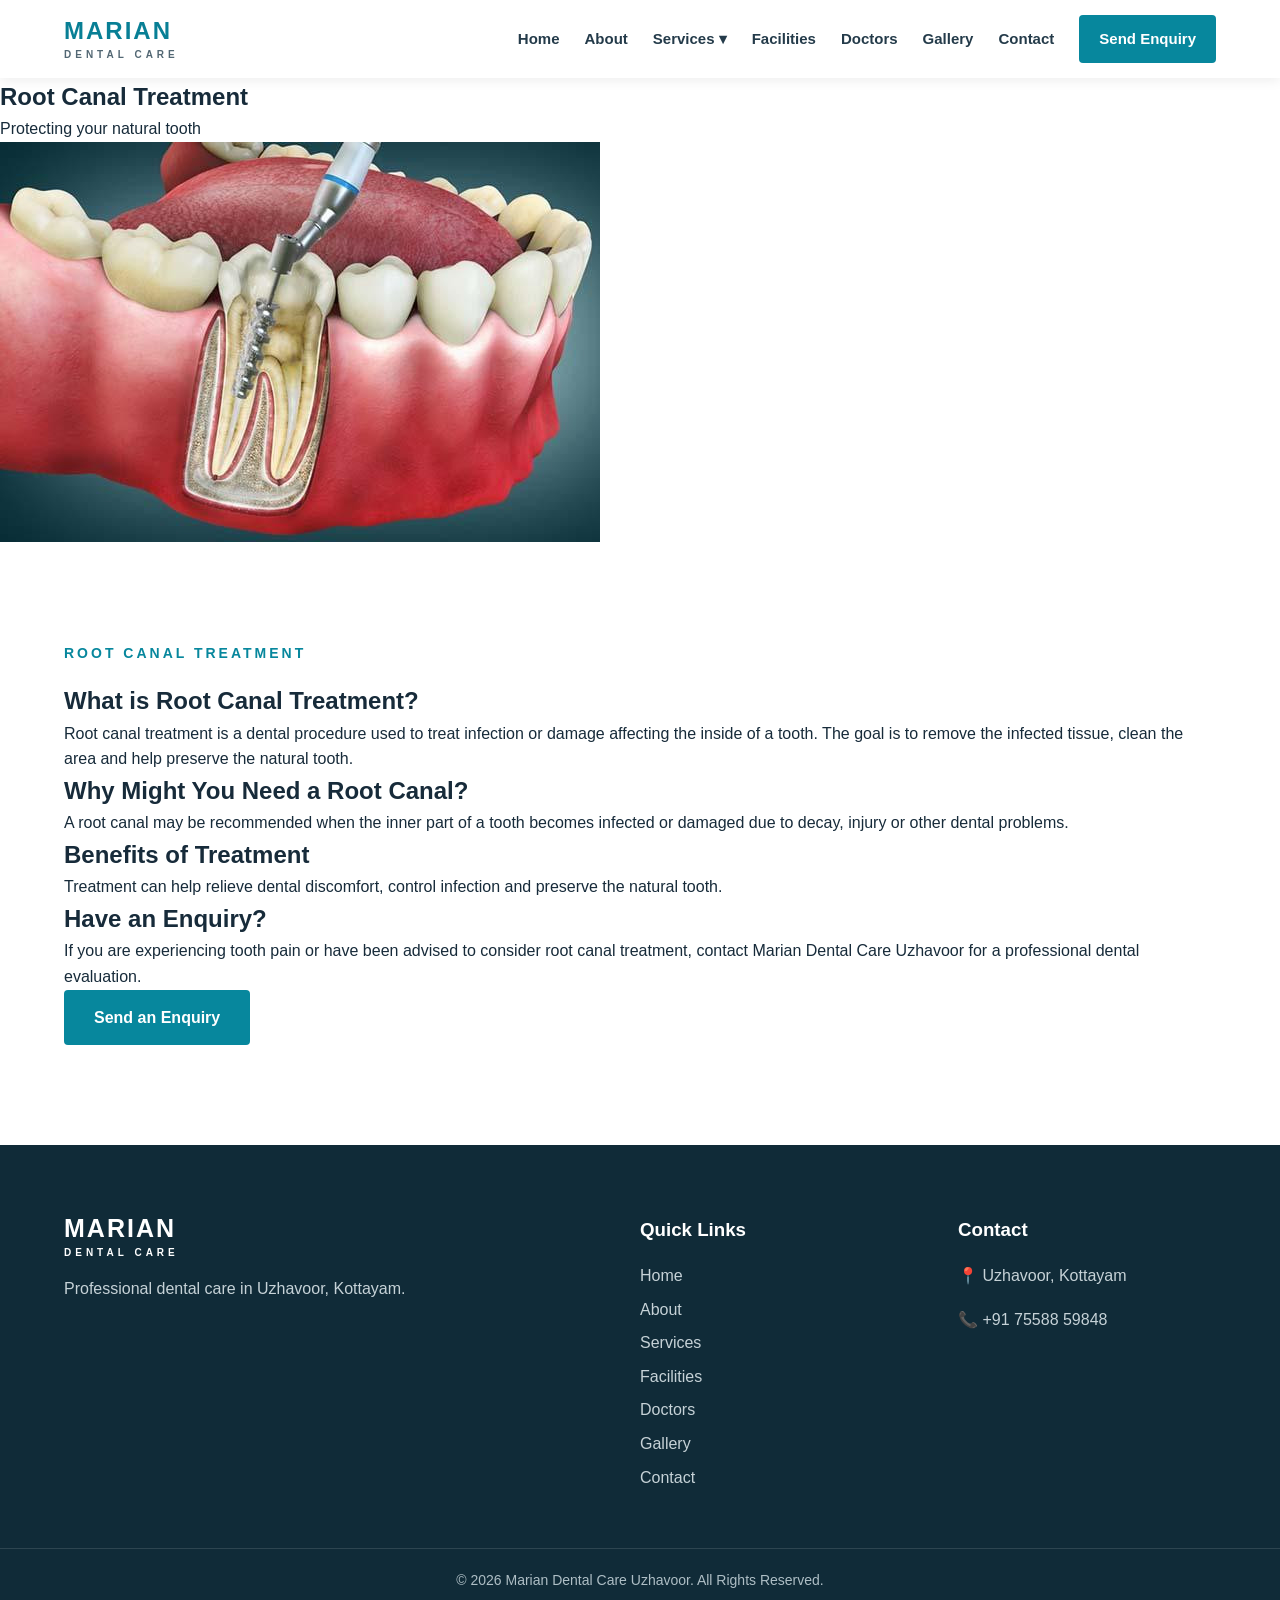
<file: root-canal.html>
<!DOCTYPE html>
<html lang="en">

<head>

<meta charset="UTF-8">

<meta name="viewport"
      content="width=device-width, initial-scale=1.0">

<title>
Root Canal Treatment | Marian Dental Care
</title>

<link rel="stylesheet" href="style.css">

</head>


<body>


<!-- ================= HEADER ================= -->

<header class="header">

<div class="container nav-container">


<!-- LOGO -->

<a href="index.html" class="logo">

<span>
MARIAN
</span>

<small>
DENTAL CARE
</small>

</a>


<!-- MOBILE MENU -->

<button
class="menu-toggle"
id="menuToggle"
aria-label="Open navigation menu">

☰

</button>


<!-- NAVIGATION -->

<nav class="navbar" id="navbar">

<a href="index.html">
Home
</a>

<a href="about.html">
About
</a>


<!-- SERVICES DROPDOWN -->

<div class="nav-dropdown">

<a href="service.html" class="active">
Services ▾
</a>

<div class="dropdown-menu">

<a href="root-canal.html">
Root Canal Treatment
</a>

<a href="dental-restoration.html">
Dental Restoration
</a>

<a href="orthodontics.html">
Orthodontics
</a>

</div>

</div>


<a href="facilities.html">
Facilities
</a>

<a href="doctors.html">
Doctors
</a>

<a href="gallery.html">
Gallery
</a>

<a href="contact.html">
Contact
</a>

<a href="contact.html#enquiryForm"
class="appointment-btn">

Send Enquiry

</a>

</nav>

</div>

</header>



<!-- ================= PAGE HERO ================= -->

<section class="page-hero">

<h1>
Root Canal Treatment
</h1>

<p>
Protecting your natural tooth
</p>

</section>



<!-- ================= TREATMENT IMAGE ================= -->

<div class="treatment-image">

<img
src="images/root_canal.jpg"
alt="Root Canal Treatment">

</div>



<!-- ================= CONTENT ================= -->

<section class="section">

<div class="container detail-content">


<p class="section-label">
ROOT CANAL TREATMENT
</p>


<h2>
What is Root Canal Treatment?
</h2>

<p>

Root canal treatment is a dental procedure used to treat
infection or damage affecting the inside of a tooth.
The goal is to remove the infected tissue, clean the
area and help preserve the natural tooth.

</p>



<h2>
Why Might You Need a Root Canal?
</h2>

<p>

A root canal may be recommended when the inner part
of a tooth becomes infected or damaged due to decay,
injury or other dental problems.

</p>



<h2>
Benefits of Treatment
</h2>

<p>

Treatment can help relieve dental discomfort, control
infection and preserve the natural tooth.

</p>



<h2>
Have an Enquiry?
</h2>

<p>

If you are experiencing tooth pain or have been advised
to consider root canal treatment, contact Marian Dental
Care Uzhavoor for a professional dental evaluation.

</p>


<a href="contact.html#enquiryForm"
class="btn primary-btn">

Send an Enquiry

</a>


</div>

</section>



<!-- ================= FOOTER ================= -->

<footer class="footer">

<div class="container footer-grid">


<!-- FOOTER BRAND -->

<div>

<a href="index.html"
class="footer-logo">

MARIAN

<small>
DENTAL CARE
</small>

</a>

<p>

Professional dental care in
Uzhavoor, Kottayam.

</p>

</div>



<!-- QUICK LINKS -->

<div>

<h3>
Quick Links
</h3>

<a href="index.html">
Home
</a>

<a href="about.html">
About
</a>

<a href="service.html">
Services
</a>

<a href="facilities.html">
Facilities
</a>

<a href="doctors.html">
Doctors
</a>

<a href="gallery.html">
Gallery
</a>

<a href="contact.html">
Contact
</a>

</div>



<!-- CONTACT -->

<div>

<h3>
Contact
</h3>

<p>
📍 Uzhavoor, Kottayam
</p>

<p>
📞 +91 75588 59848
</p>

</div>


</div>



<div class="copyright">

© 2026 Marian Dental Care Uzhavoor.

All Rights Reserved.

</div>


</footer>



<!-- JAVASCRIPT -->

<script src="script.js"></script>


</body>

</html>
</file>
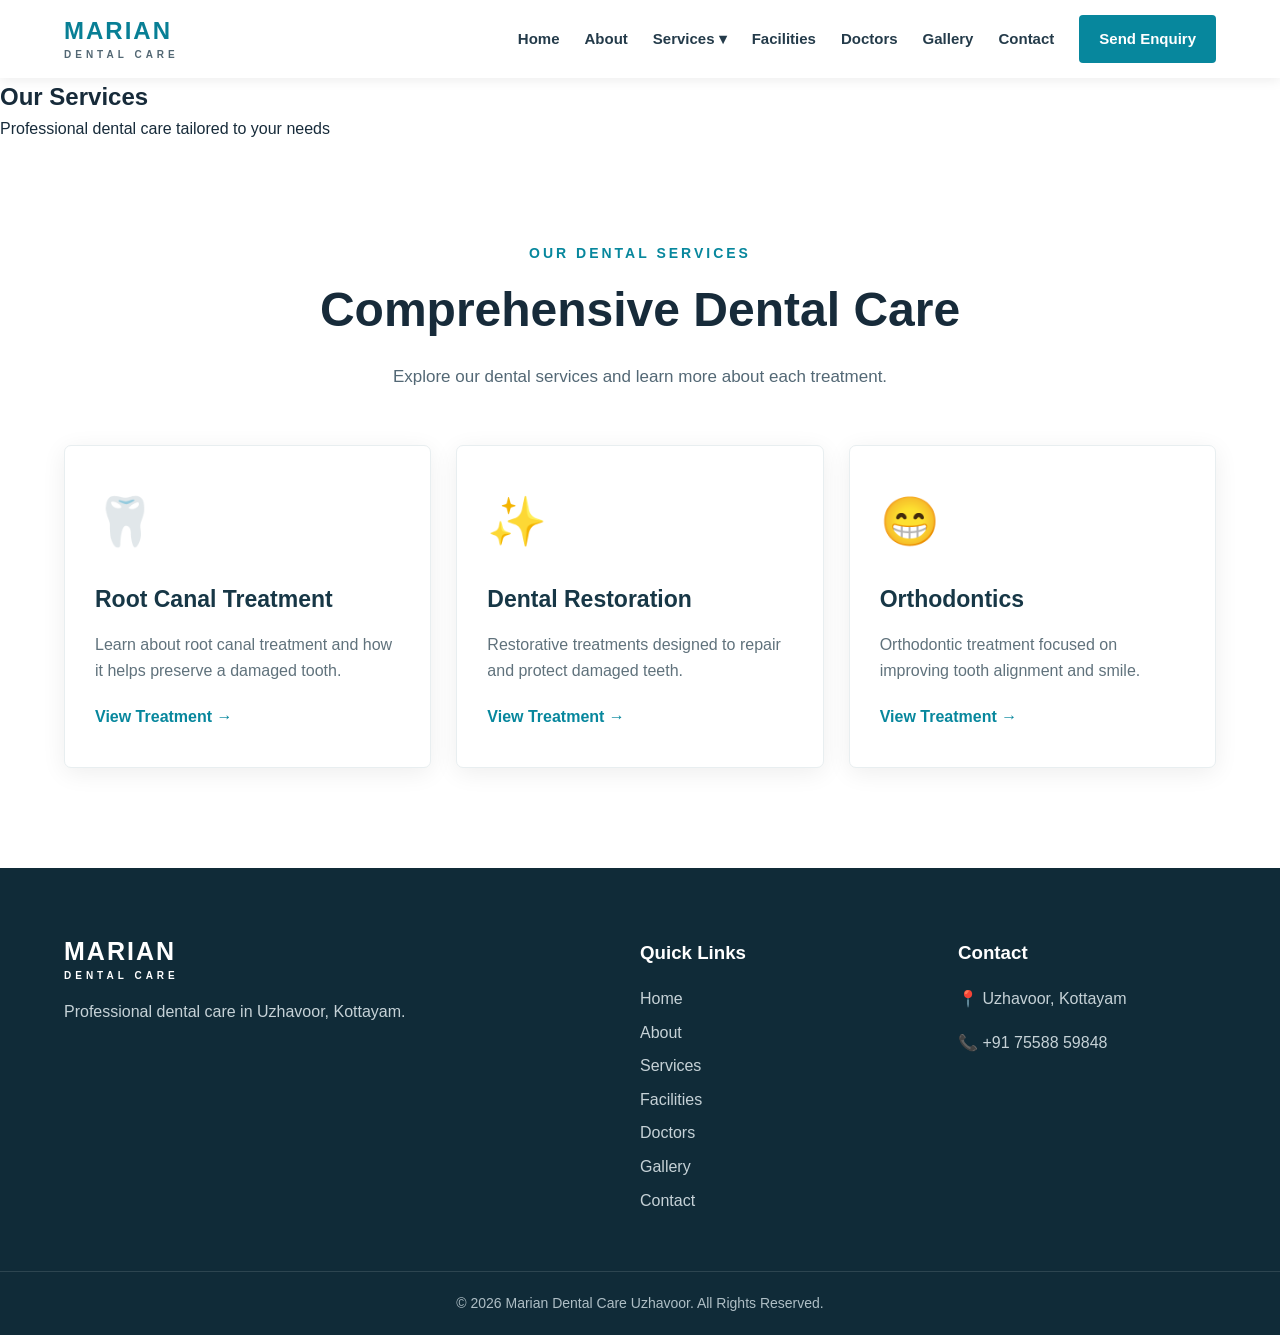
<file: service.html>
<!DOCTYPE html>
<html lang="en">

<head>

<meta charset="UTF-8">

<meta name="viewport"
      content="width=device-width, initial-scale=1.0">

<title>Dental Services | Marian Dental Care Uzhavoor</title>

<link rel="stylesheet" href="style.css">

</head>


<body>


<!-- ================= HEADER ================= -->

<header class="header">

<div class="container nav-container">


<!-- LOGO -->

<a href="index.html" class="logo">

<span>
MARIAN
</span>

<small>
DENTAL CARE
</small>

</a>


<!-- MOBILE MENU -->

<button
class="menu-toggle"
id="menuToggle"
aria-label="Open navigation menu">

☰

</button>


<!-- NAVIGATION -->

<nav class="navbar" id="navbar">


<a href="index.html">
Home
</a>


<a href="about.html">
About
</a>


<!-- SERVICES DROPDOWN -->

<div class="nav-dropdown">

<a href="service.html" class="active">
Services ▾
</a>

<div class="dropdown-menu">

<a href="root-canal.html">
Root Canal Treatment
</a>

<a href="dental-restoration.html">
Dental Restoration
</a>

<a href="orthodontics.html">
Orthodontics
</a>

</div>

</div>


<a href="facilities.html">
Facilities
</a>


<a href="doctors.html">
Doctors
</a>


<a href="gallery.html">
Gallery
</a>


<a href="contact.html">
Contact
</a>


<a href="contact.html#enquiryForm"
class="appointment-btn">

Send Enquiry

</a>


</nav>

</div>

</header>



<!-- ================= PAGE HERO ================= -->

<section class="page-hero">

<h1>
Our Services
</h1>

<p>
Professional dental care tailored to your needs
</p>

</section>



<!-- ================= SERVICES ================= -->

<section class="section">

<div class="container">


<!-- SECTION HEADING -->

<div class="section-heading">

<p class="section-label">
OUR DENTAL SERVICES
</p>

<h2>
Comprehensive Dental Care
</h2>

<p>
Explore our dental services and learn more about
each treatment.
</p>

</div>



<!-- SERVICE CARDS -->

<div class="cards">


<!-- ================= ROOT CANAL ================= -->

<a href="root-canal.html"
class="service-card">

<div class="service-icon">
🦷
</div>

<h3>
Root Canal Treatment
</h3>

<p>
Learn about root canal treatment and how it
helps preserve a damaged tooth.
</p>

<span>
View Treatment →
</span>

</a>



<!-- ================= DENTAL RESTORATION ================= -->

<a href="dental-restoration.html"
class="service-card">

<div class="service-icon">
✨
</div>

<h3>
Dental Restoration
</h3>

<p>
Restorative treatments designed to repair
and protect damaged teeth.
</p>

<span>
View Treatment →
</span>

</a>



<!-- ================= ORTHODONTICS ================= -->

<a href="orthodontics.html"
class="service-card">

<div class="service-icon">
😁
</div>

<h3>
Orthodontics
</h3>

<p>
Orthodontic treatment focused on improving
tooth alignment and smile.
</p>

<span>
View Treatment →
</span>

</a>


</div>

</div>

</section>



<!-- ================= FOOTER ================= -->

<footer class="footer">

<div class="container footer-grid">


<!-- FOOTER ABOUT -->

<div>

<a href="index.html"
class="footer-logo">

MARIAN

<small>
DENTAL CARE
</small>

</a>

<p>
Professional dental care in
Uzhavoor, Kottayam.
</p>

</div>



<!-- QUICK LINKS -->

<div>

<h3>
Quick Links
</h3>

<a href="index.html">
Home
</a>

<a href="about.html">
About
</a>

<a href="service.html">
Services
</a>

<a href="facilities.html">
Facilities
</a>

<a href="doctors.html">
Doctors
</a>

<a href="gallery.html">
Gallery
</a>

<a href="contact.html">
Contact
</a>

</div>



<!-- CONTACT -->

<div>

<h3>
Contact
</h3>

<p>
📍 Uzhavoor, Kottayam
</p>

<p>
📞 +91 75588 59848
</p>

</div>


</div>



<!-- COPYRIGHT -->

<div class="copyright">

© 2026 Marian Dental Care Uzhavoor.

All Rights Reserved.

</div>


</footer>



<!-- JAVASCRIPT -->

<script src="script.js"></script>


</body>

</html>
</file>
<file: style.css>
/* =====================================================
   RESET
===================================================== */

* {
    margin: 0;
    padding: 0;
    box-sizing: border-box;
}

html {
    scroll-behavior: smooth;
}

body {
    font-family: Arial, Helvetica, sans-serif;
    color: #172b3a;
    background: #ffffff;
    line-height: 1.6;
}

img {
    max-width: 100%;
    display: block;
}

a {
    text-decoration: none;
    color: inherit;
}


/* =====================================================
   CONTAINER
===================================================== */

.container {
    width: 90%;
    max-width: 1200px;
    margin: 0 auto;
}


/* =====================================================
   TOP BAR
===================================================== */

.top-bar {
    background: #123b4a;
    color: #ffffff;
    font-size: 14px;
    padding: 9px 0;
}

.top-bar-content {
    display: flex;
    justify-content: space-between;
    align-items: center;
    gap: 20px;
}

.top-bar a {
    color: #ffffff;
}


/* =====================================================
   HEADER
===================================================== */

.header {
    background: #ffffff;
    position: sticky;
    top: 0;
    z-index: 1000;
    box-shadow: 0 2px 12px rgba(0, 0, 0, 0.08);
}

.nav-container {
    min-height: 78px;
    display: flex;
    align-items: center;
    justify-content: space-between;
}


/* =====================================================
   LOGO
===================================================== */

.logo {
    display: flex;
    flex-direction: column;
    line-height: 1.1;
    color: #087f95;
    font-weight: 700;
    letter-spacing: 2px;
}

.logo span {
    font-size: 24px;
}

.logo small {
    font-size: 10px;
    letter-spacing: 4px;
    color: #526773;
    margin-top: 4px;
}


/* =====================================================
   NAVIGATION
===================================================== */

.navbar {
    display: flex;
    align-items: center;
    gap: 25px;
}

.navbar > a,
.nav-dropdown > a {
    color: #243b4a;
    font-size: 15px;
    font-weight: 600;
    transition: 0.3s;
}

.navbar > a:hover,
.nav-dropdown > a:hover,
.navbar > a.active {
    color: #07879d;
}


/* =====================================================
   DROPDOWN
===================================================== */

.nav-dropdown {
    position: relative;
}

.dropdown-menu {
    position: absolute;
    top: 100%;
    left: 0;
    min-width: 230px;
    background: #ffffff;
    padding: 12px 0;
    box-shadow: 0 8px 25px rgba(0, 0, 0, 0.12);
    border-radius: 5px;
    display: none;
}

.dropdown-menu a {
    display: block;
    padding: 10px 18px;
    color: #243b4a;
    font-size: 14px;
}

.dropdown-menu a:hover {
    background: #eef8fa;
    color: #07879d;
}

.nav-dropdown:hover .dropdown-menu {
    display: block;
}


/* =====================================================
   APPOINTMENT BUTTON
===================================================== */

.appointment-btn {
    background: #07879d !important;
    color: #ffffff !important;
    padding: 12px 20px;
    border-radius: 4px;
}

.appointment-btn:hover {
    background: #056d7f !important;
}


/* =====================================================
   MOBILE MENU BUTTON
===================================================== */

.menu-toggle {
    display: none;
    border: none;
    background: transparent;
    font-size: 28px;
    cursor: pointer;
    color: #173746;
}


/* =====================================================
   HERO
===================================================== */

.hero {
    min-height: 720px;

    position: relative;

    background-image: url("images/clinic-exterior.jpeg");
    background-size: cover;
    background-position: center;
    background-repeat: no-repeat;

    display: flex;
    align-items: center;

    color: #ffffff;
}


/* =====================================================
   HERO OVERLAY

   THIS REMOVES THE GREEN TINT

   BLACK WITH LOW OPACITY ONLY
===================================================== */

.hero-overlay {
    position: absolute;
    inset: 0;

    background: rgba(0, 0, 0, 0.25);
}


/* =====================================================
   HERO CONTENT
===================================================== */

.hero-content {
    position: relative;
    z-index: 2;
    padding: 80px 0;
}

.hero-small {
    font-size: 15px;
    letter-spacing: 3px;
    font-weight: 600;
    margin-bottom: 25px;
}

.hero h1 {
    font-size: clamp(55px, 7vw, 82px);
    line-height: 1.05;
    margin-bottom: 30px;
    font-weight: 700;
}

.hero-text {
    font-size: 21px;
    max-width: 680px;
    margin-bottom: 40px;
}


/* =====================================================
   HERO BUTTONS
===================================================== */

.hero-buttons {
    display: flex;
    gap: 18px;
    flex-wrap: wrap;
}

.btn {
    display: inline-block;
    padding: 15px 30px;
    border-radius: 4px;
    font-weight: 700;
    transition: 0.3s;
}

.primary-btn {
    background: #07879d;
    color: #ffffff;
}

.primary-btn:hover {
    background: #056d7f;
    transform: translateY(-2px);
}

.secondary-btn {
    border: 1px solid #ffffff;
    color: #ffffff;
    background: transparent;
}

.secondary-btn:hover {
    background: #ffffff;
    color: #173746;
}

.white-btn {
    background: #ffffff;
    color: #087f95;
}

.white-btn:hover {
    background: #eef8fa;
}


/* =====================================================
   SECTIONS
===================================================== */

.section {
    padding: 100px 0;
}

.light-section {
    background: #f5fafb;
}


/* =====================================================
   TWO COLUMN
===================================================== */

.two-column {
    display: grid;
    grid-template-columns: 1fr 1fr;
    gap: 80px;
    align-items: center;
}


/* =====================================================
   IMAGE BOX
===================================================== */

.image-box {
    overflow: hidden;
    border-radius: 8px;
}

.image-box img {
    width: 100%;
    height: 605px;
    object-fit: cover;
}


/* =====================================================
   CONTENT
===================================================== */

.content-box {
    max-width: 650px;
}

.section-label {
    color: #07879d;
    font-size: 14px;
    font-weight: 700;
    letter-spacing: 3px;
    margin-bottom: 18px;
}

.content-box h2,
.section-heading h2 {
    font-size: 48px;
    line-height: 1.15;
    margin-bottom: 25px;
    color: #172b3a;
}

.content-box p {
    font-size: 17px;
    margin-bottom: 20px;
    color: #344c5c;
}

.text-link {
    color: #07879d;
    font-weight: 700;
    display: inline-block;
    margin-top: 10px;
}

.text-link:hover {
    color: #056d7f;
}


/* =====================================================
   SECTION HEADING
===================================================== */

.section-heading {
    text-align: center;
    max-width: 750px;
    margin: 0 auto 55px;
}

.section-heading p:not(.section-label) {
    color: #536875;
    font-size: 17px;
}


/* =====================================================
   SERVICE CARDS
===================================================== */

.cards {
    display: grid;
    grid-template-columns: repeat(3, 1fr);
    gap: 25px;
}

.service-card {
    background: #ffffff;
    padding: 38px 30px;
    border-radius: 7px;
    box-shadow: 0 5px 25px rgba(0, 0, 0, 0.07);
    transition: 0.3s;
    border: 1px solid #e8eef0;
}

.service-card:hover {
    transform: translateY(-7px);
    box-shadow: 0 12px 35px rgba(0, 0, 0, 0.12);
}

.service-icon {
    font-size: 48px;
    margin-bottom: 20px;
}

.service-card h3 {
    color: #173746;
    font-size: 23px;
    margin-bottom: 15px;
}

.service-card p {
    color: #60727c;
    margin-bottom: 20px;
}

.service-card span {
    color: #07879d;
    font-weight: 700;
}


/* =====================================================
   CENTER BUTTON
===================================================== */

.center-button {
    text-align: center;
    margin-top: 45px;
}


/* =====================================================
   FEATURES
===================================================== */

.features {
    display: grid;
    grid-template-columns: repeat(4, 1fr);
    gap: 25px;
}

.feature {
    text-align: center;
    padding: 25px;
}

.feature-icon {
    width: 60px;
    height: 60px;
    border-radius: 50%;
    background: #e5f4f6;
    color: #07879d;
    display: flex;
    align-items: center;
    justify-content: center;
    margin: 0 auto 20px;
    font-size: 25px;
    font-weight: 700;
}

.feature h3 {
    margin-bottom: 12px;
    color: #173746;
}

.feature p {
    color: #60727c;
}


/* =====================================================
   FACILITIES
===================================================== */

.facility-preview {
    min-height: 480px;
    background-image:
        linear-gradient(
            rgba(15, 40, 50, 0.65),
            rgba(15, 40, 50, 0.65)
        ),
        url("images/reception.webp");

    background-size: cover;
    background-position: center;

    display: flex;
    align-items: center;

    color: #ffffff;
}

.facility-content {
    display: flex;
    justify-content: flex-start;
}

.facility-content > div {
    max-width: 650px;
}

.facility-content h2 {
    font-size: 48px;
    line-height: 1.15;
    margin-bottom: 20px;
}

.facility-content p:not(.section-label) {
    font-size: 18px;
    margin-bottom: 30px;
}

.facility-content .section-label {
    color: #ffffff;
}


/* =====================================================
   DOCTORS
===================================================== */

.doctor-preview {
    display: grid;
    grid-template-columns: repeat(2, 1fr);
    gap: 30px;
    max-width: 850px;
    margin: 0 auto;
}

.doctor-card {
    background: #ffffff;
    border-radius: 8px;
    overflow: hidden;
    box-shadow: 0 5px 25px rgba(0, 0, 0, 0.08);
    text-align: center;
}

.doctor-placeholder {
    height: 250px;
    background: #eaf5f7;

    display: flex;
    align-items: center;
    justify-content: center;

    font-size: 90px;
}

.doctor-info {
    padding: 25px;
}

.doctor-info h3 {
    font-size: 23px;
    color: #173746;
    margin-bottom: 8px;
}

.doctor-info p {
    color: #07879d;
    font-weight: 600;
}


/* =====================================================
   GALLERY
===================================================== */

.gallery-grid {
    display: grid;
    grid-template-columns: repeat(3, 1fr);
    gap: 20px;
}

.gallery-grid img {
    width: 100%;
    height: 300px;
    object-fit: cover;
    border-radius: 7px;
    transition: 0.3s;
}

.gallery-grid img:hover {
    transform: scale(1.02);
}


/* =====================================================
   APPOINTMENT CTA
===================================================== */

.appointment-cta {
    background: #087f95;
    color: #ffffff;
    text-align: center;
    padding: 90px 0;
}

.appointment-cta .section-label {
    color: #ffffff;
}

.appointment-cta h2 {
    font-size: 48px;
    margin-bottom: 20px;
}

.appointment-cta p:not(.section-label) {
    font-size: 18px;
    margin-bottom: 30px;
}


/* =====================================================
   FOOTER
===================================================== */

.footer {
    background: #102b38;
    color: #ffffff;
    padding-top: 70px;
}

.footer-grid {
    display: grid;
    grid-template-columns: 2fr 1fr 1fr;
    gap: 60px;
    padding-bottom: 50px;
}

.footer-logo {
    display: flex;
    flex-direction: column;
    color: #ffffff;
    font-size: 25px;
    font-weight: 700;
    letter-spacing: 2px;
    line-height: 1.1;
}

.footer-logo small {
    font-size: 10px;
    letter-spacing: 4px;
    margin-top: 4px;
}

.footer-grid p {
    color: #c6d2d7;
    margin-top: 18px;
}

.footer-grid h3 {
    margin-bottom: 18px;
}

.footer-grid > div:nth-child(2) a {
    display: block;
    color: #c6d2d7;
    margin-bottom: 8px;
}

.footer-grid > div:nth-child(2) a:hover {
    color: #ffffff;
}

.copyright {
    border-top: 1px solid rgba(255, 255, 255, 0.12);
    text-align: center;
    padding: 20px;
    color: #aebec5;
    font-size: 14px;
}


/* =====================================================
   MOBILE
===================================================== */

@media (max-width: 900px) {

    .top-bar-content {
        justify-content: center;
        flex-wrap: wrap;
    }

    .menu-toggle {
        display: block;
    }

    .navbar {
        position: absolute;
        top: 100%;
        left: 0;
        width: 100%;
        background: #ffffff;

        display: none;

        flex-direction: column;
        align-items: flex-start;

        padding: 20px 5%;

        box-shadow: 0 8px 20px rgba(0, 0, 0, 0.1);
    }

    .navbar.show {
        display: flex;
    }

    .nav-dropdown {
        width: 100%;
    }

    .dropdown-menu {
        position: static;
        box-shadow: none;
        width: 100%;
    }

    .nav-dropdown:hover .dropdown-menu {
        display: block;
    }

    .two-column {
        grid-template-columns: 1fr;
        gap: 45px;
    }

    .cards {
        grid-template-columns: 1fr;
    }

    .features {
        grid-template-columns: repeat(2, 1fr);
    }

    .gallery-grid {
        grid-template-columns: 1fr;
    }

    .footer-grid {
        grid-template-columns: 1fr 1fr;
    }

}


/* =====================================================
   SMALL MOBILE
===================================================== */

@media (max-width: 600px) {

    .top-bar {
        font-size: 12px;
    }

    .top-bar-content {
        flex-direction: column;
        gap: 5px;
    }

    .logo span {
        font-size: 20px;
    }

    .logo small {
        font-size: 8px;
    }

    .hero {
        min-height: 650px;
        background-position: center;
    }

    .hero-content {
        padding: 50px 0;
    }

    .hero h1 {
        font-size: 52px;
    }

    .hero-text {
        font-size: 17px;
    }

    .hero-buttons {
        flex-direction: column;
        align-items: flex-start;
    }

    .section {
        padding: 70px 0;
    }

    .content-box h2,
    .section-heading h2 {
        font-size: 36px;
    }

    .image-box img {
        height: 450px;
    }

    .features {
        grid-template-columns: 1fr;
    }

    .doctor-preview {
        grid-template-columns: 1fr;
    }

    .facility-content h2 {
        font-size: 36px;
    }

    .appointment-cta h2 {
        font-size: 36px;
    }

    .footer-grid {
        grid-template-columns: 1fr;
        gap: 35px;
    }

}
</file>
